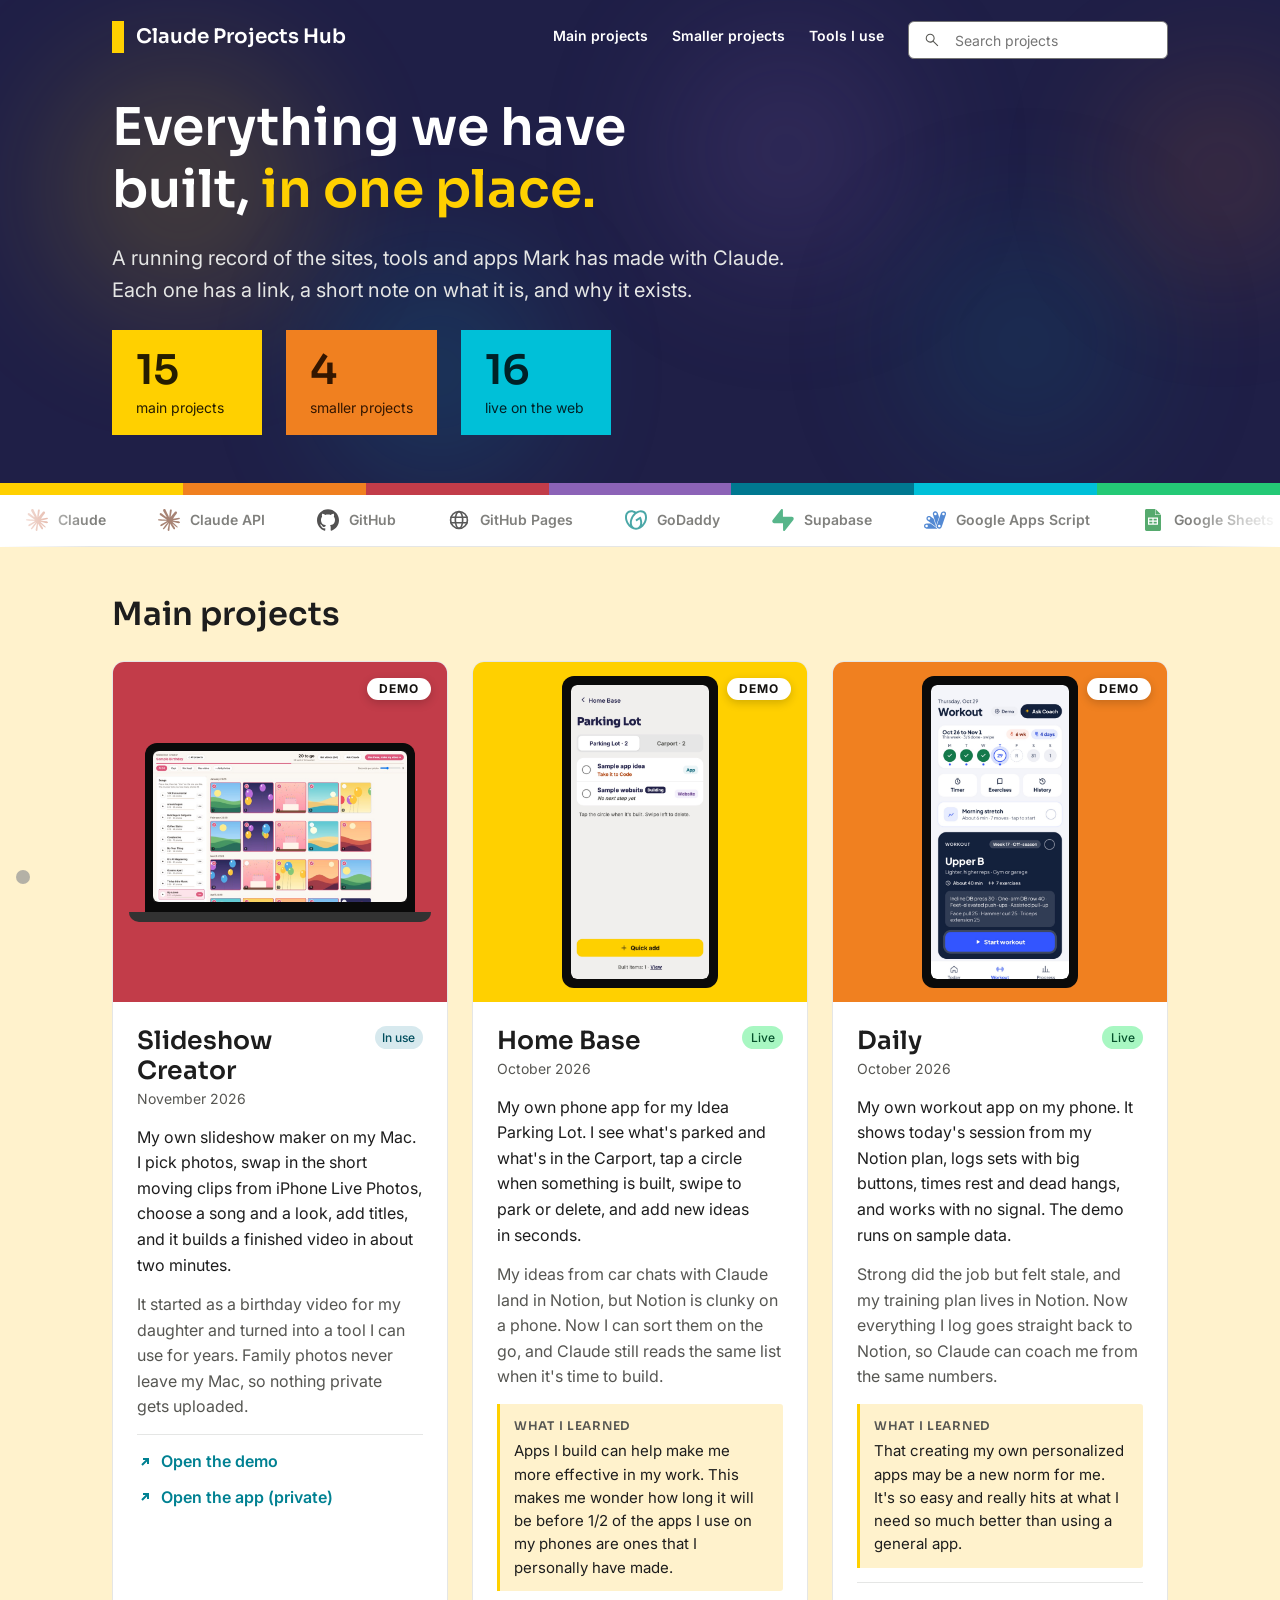
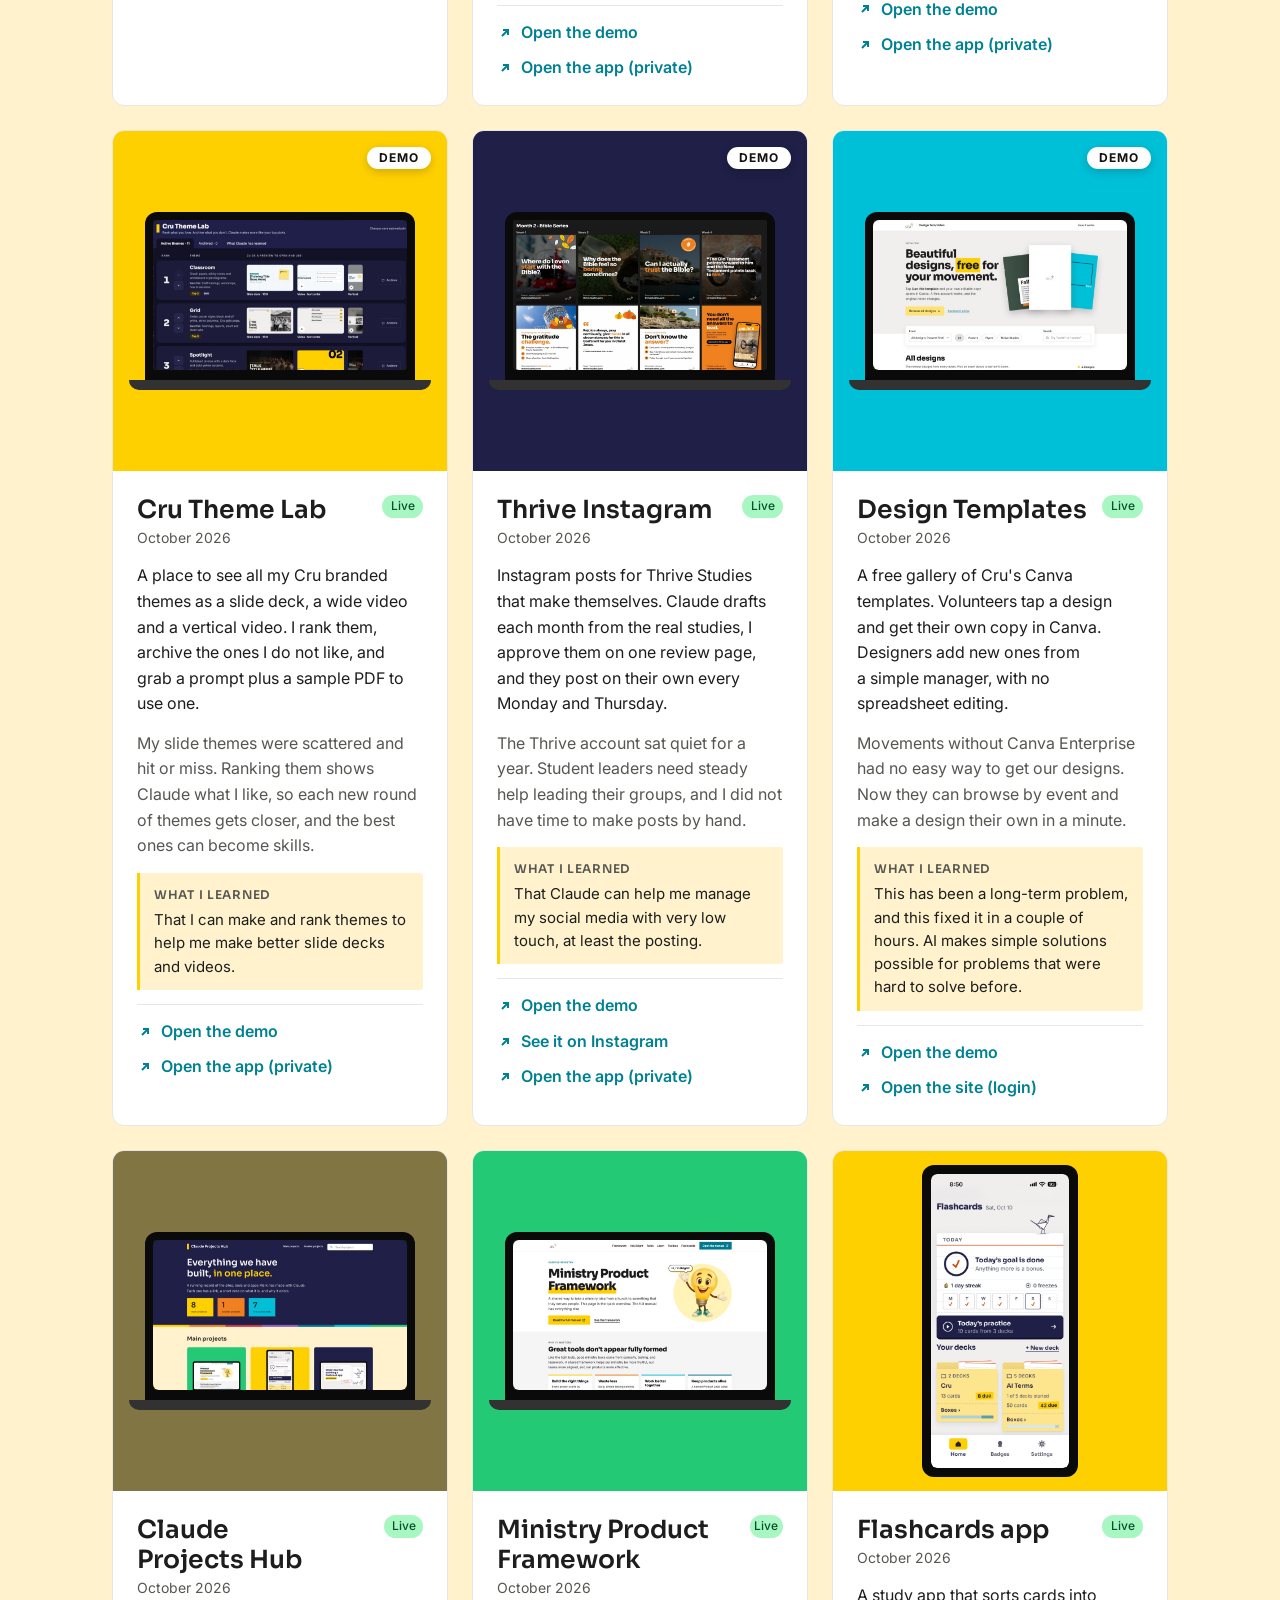
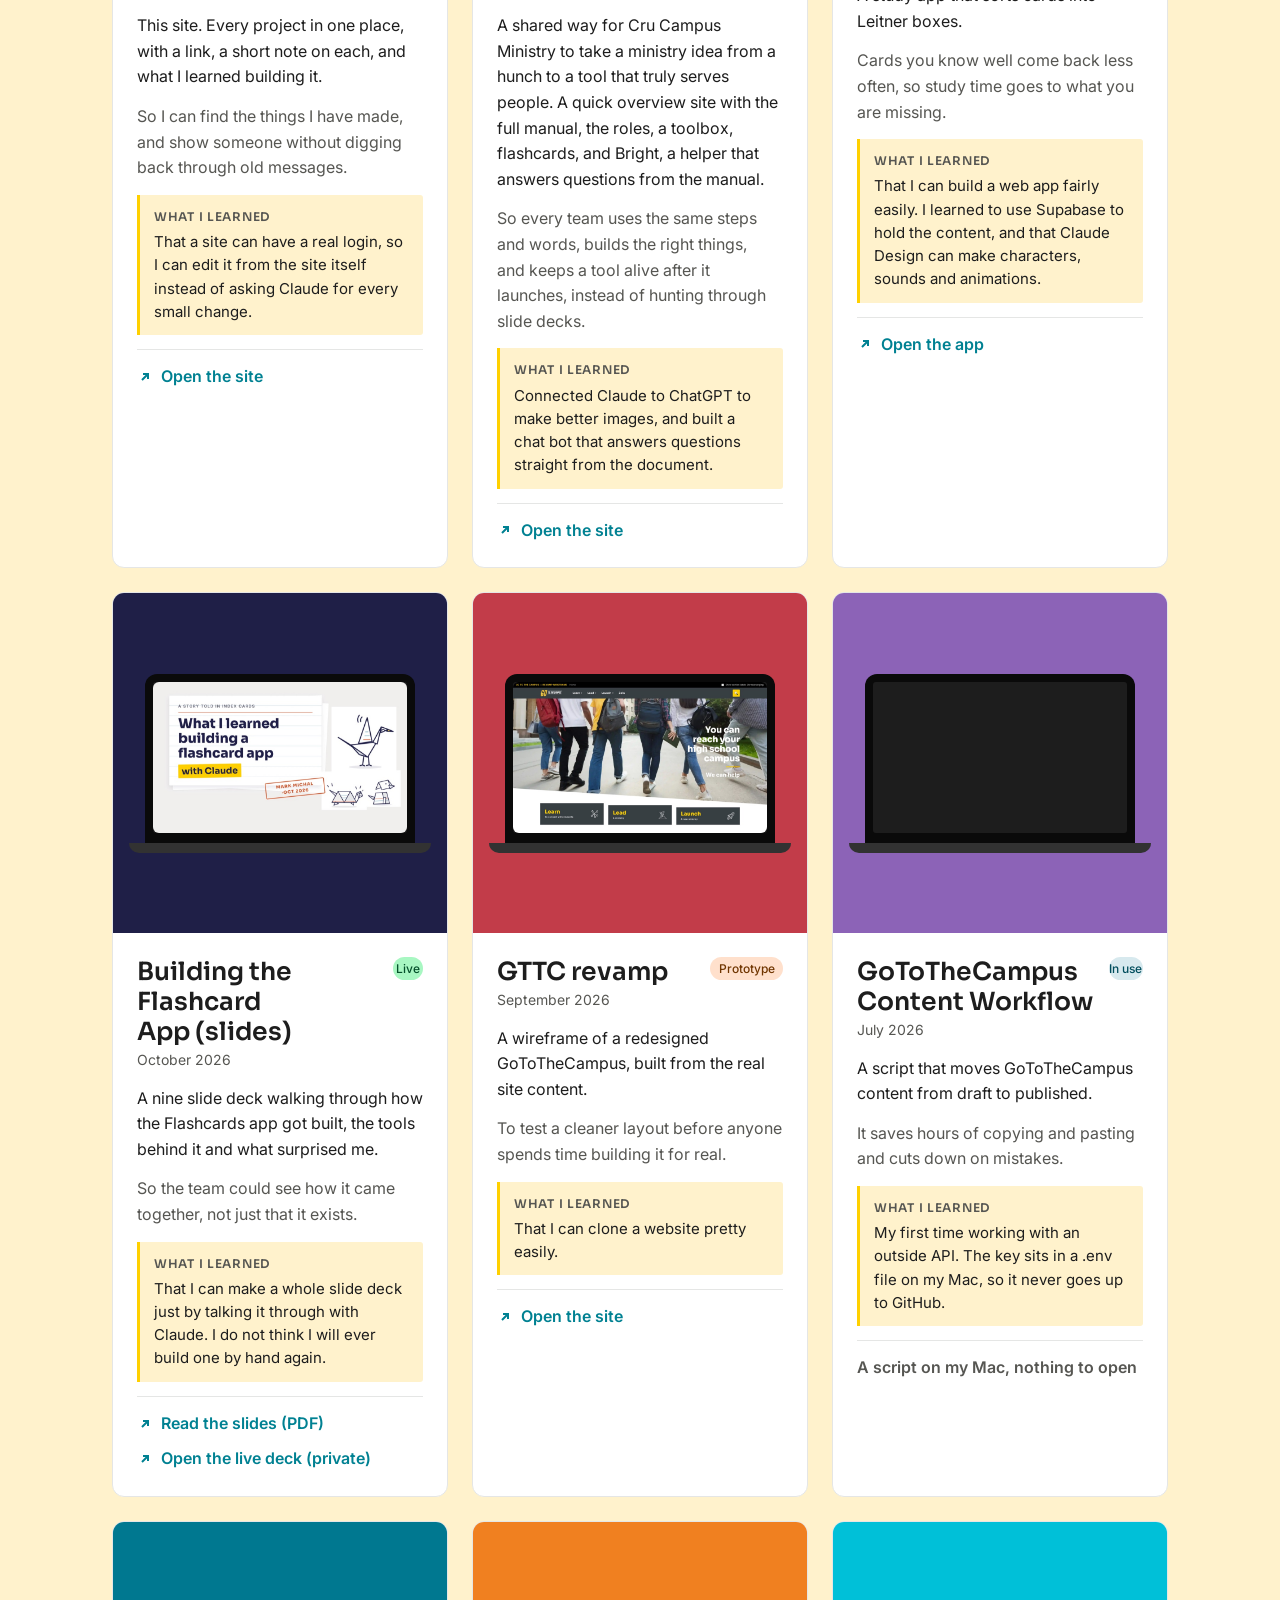
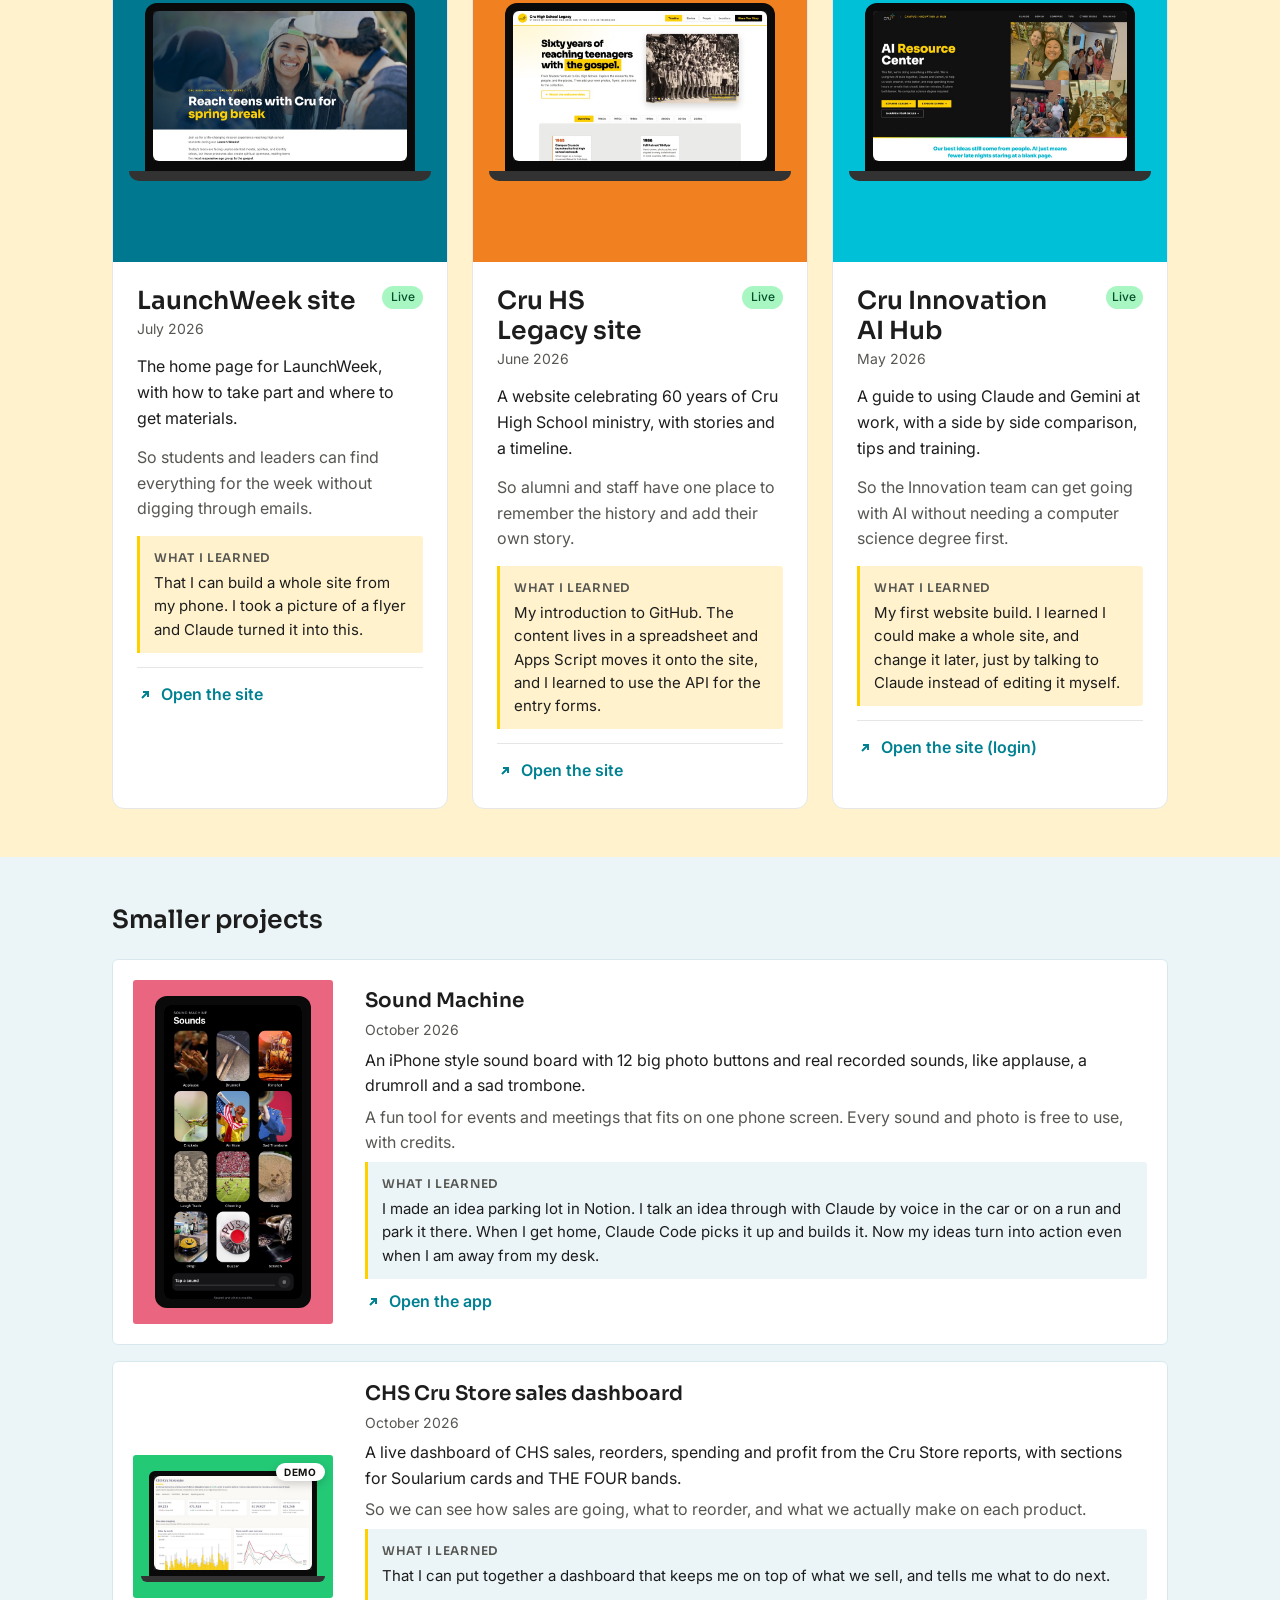
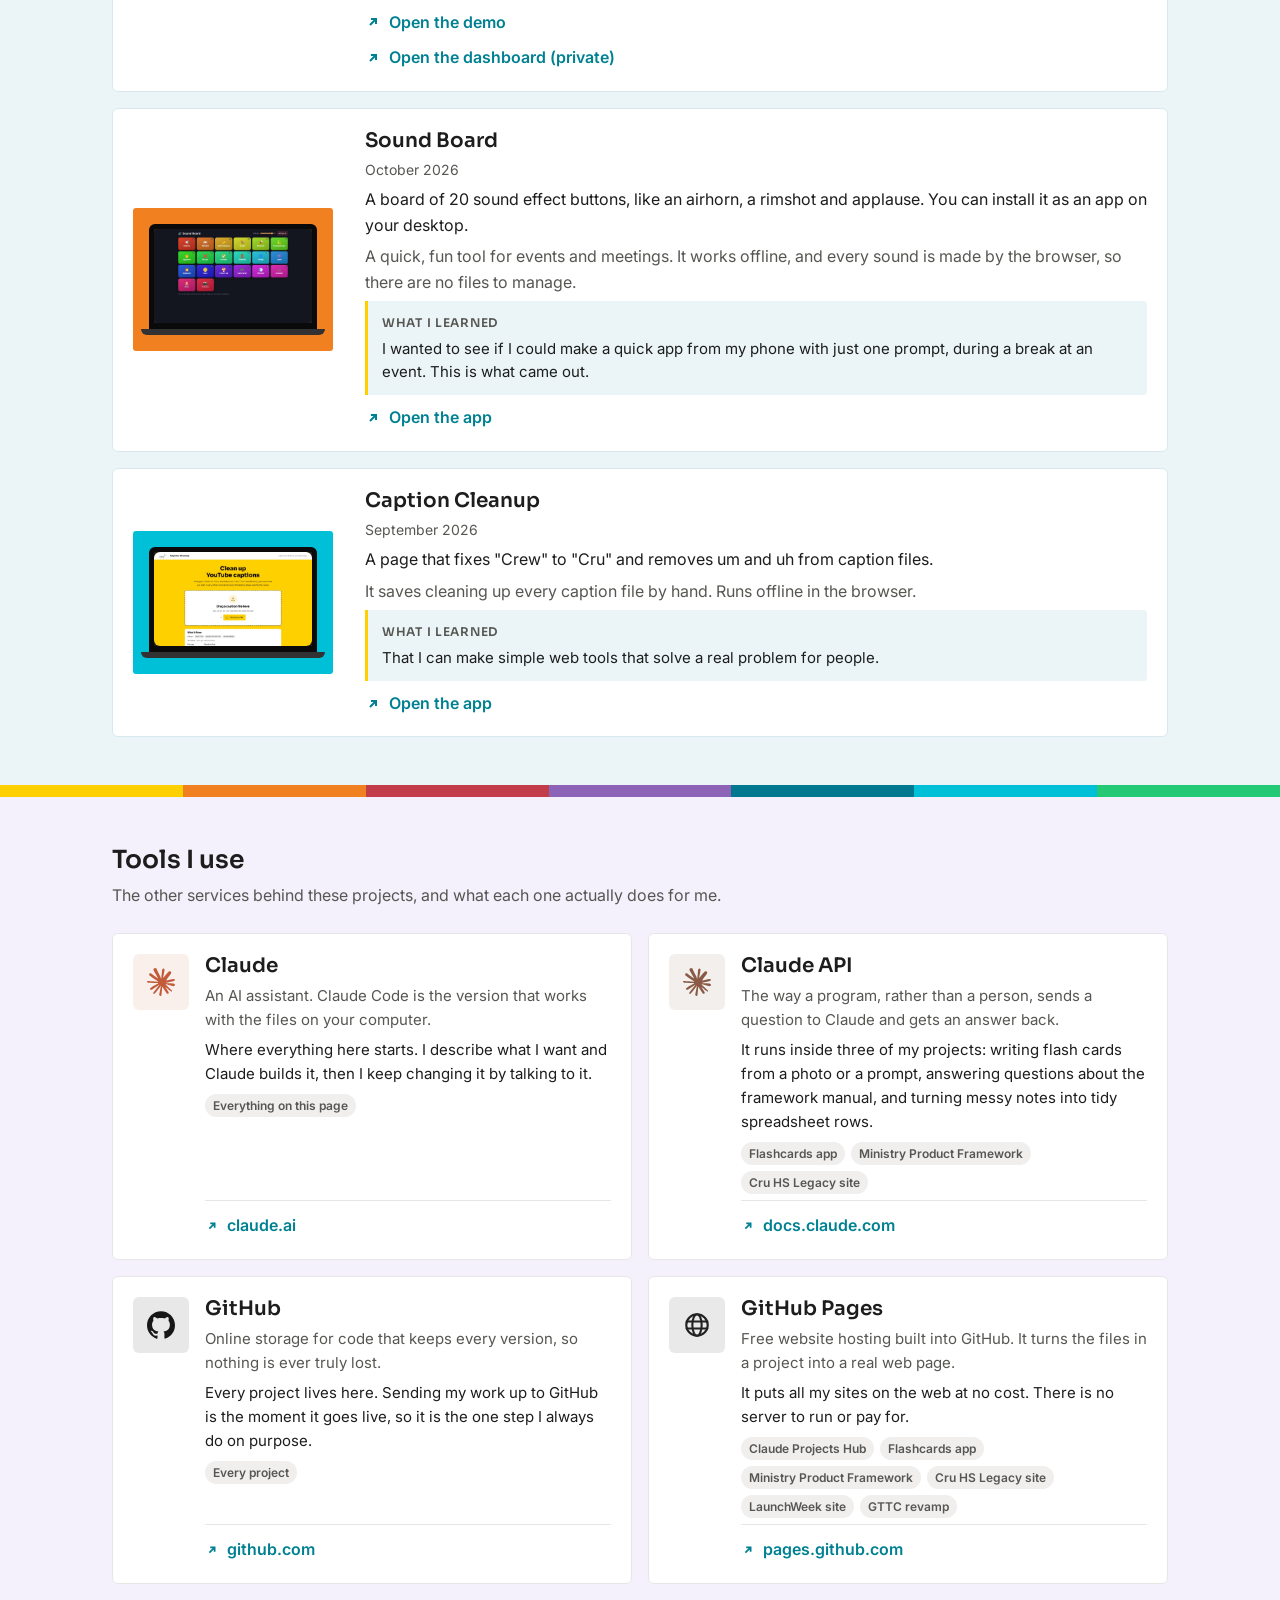
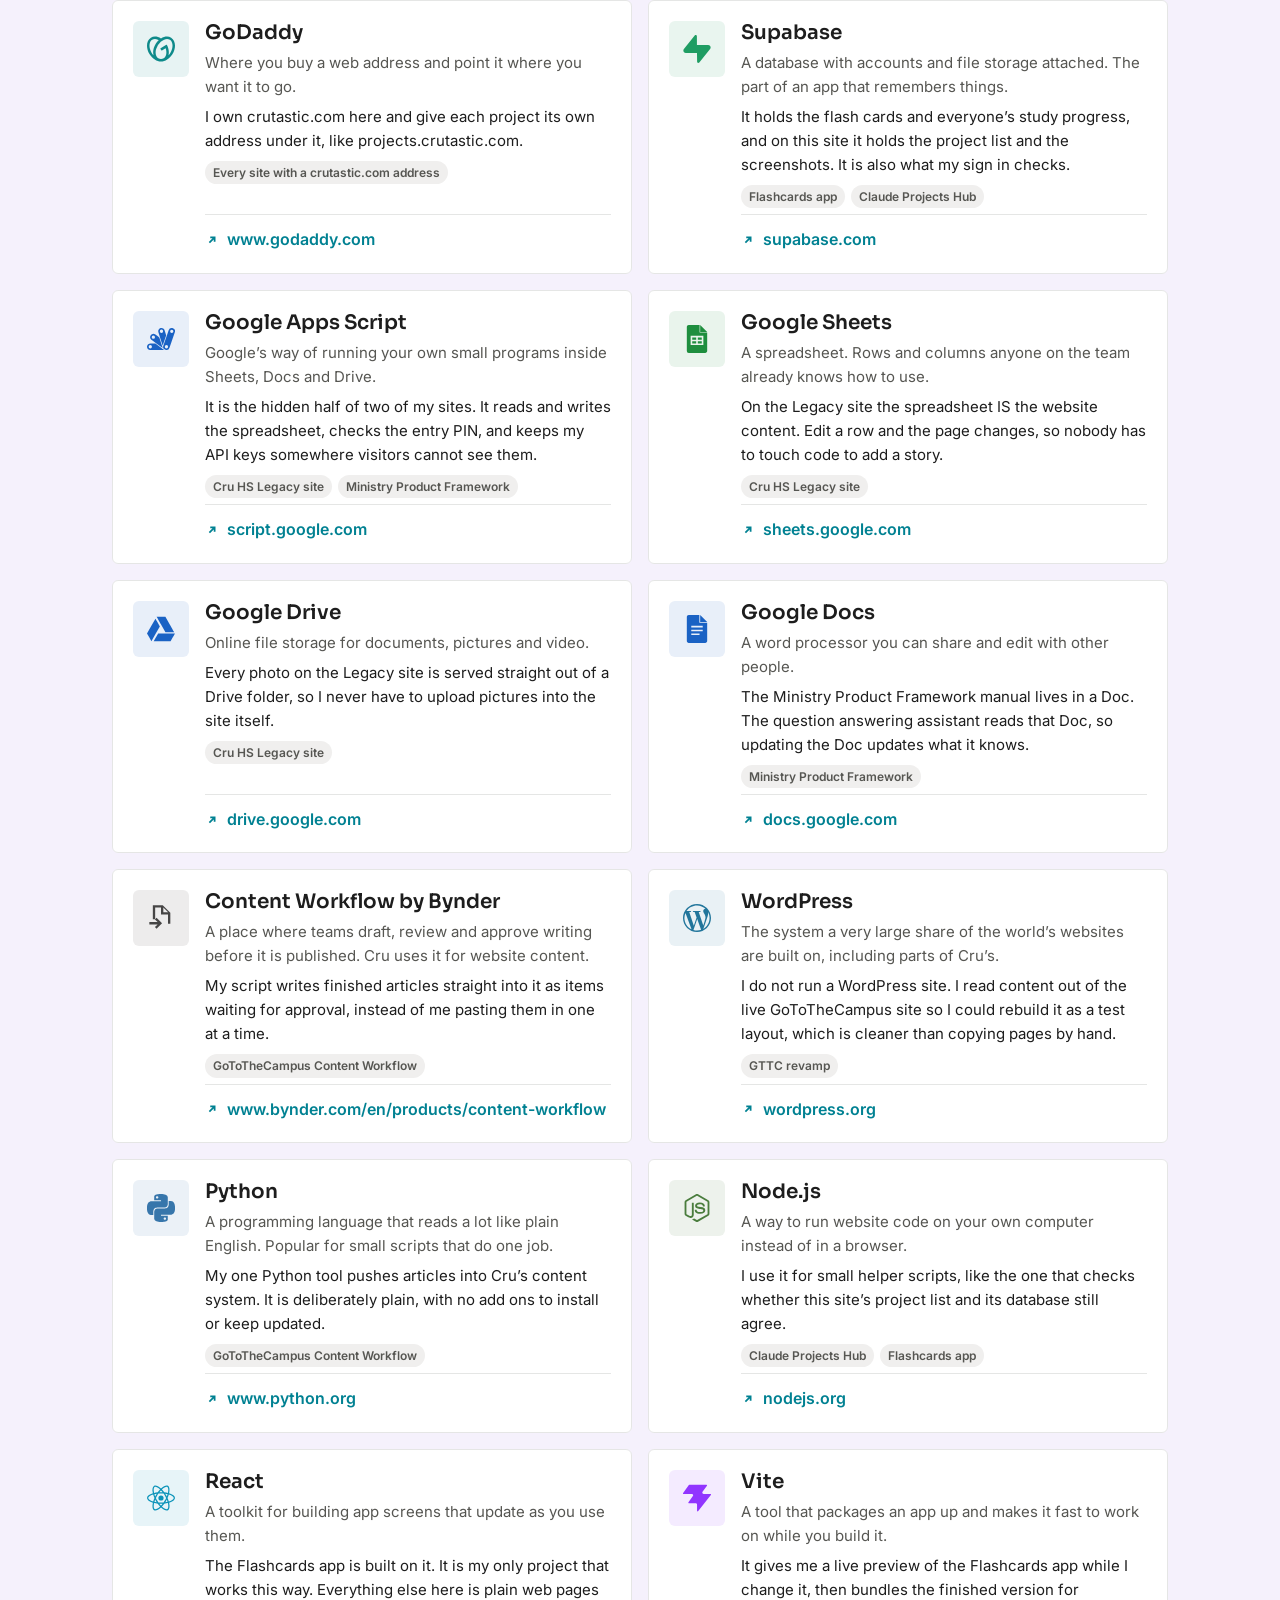
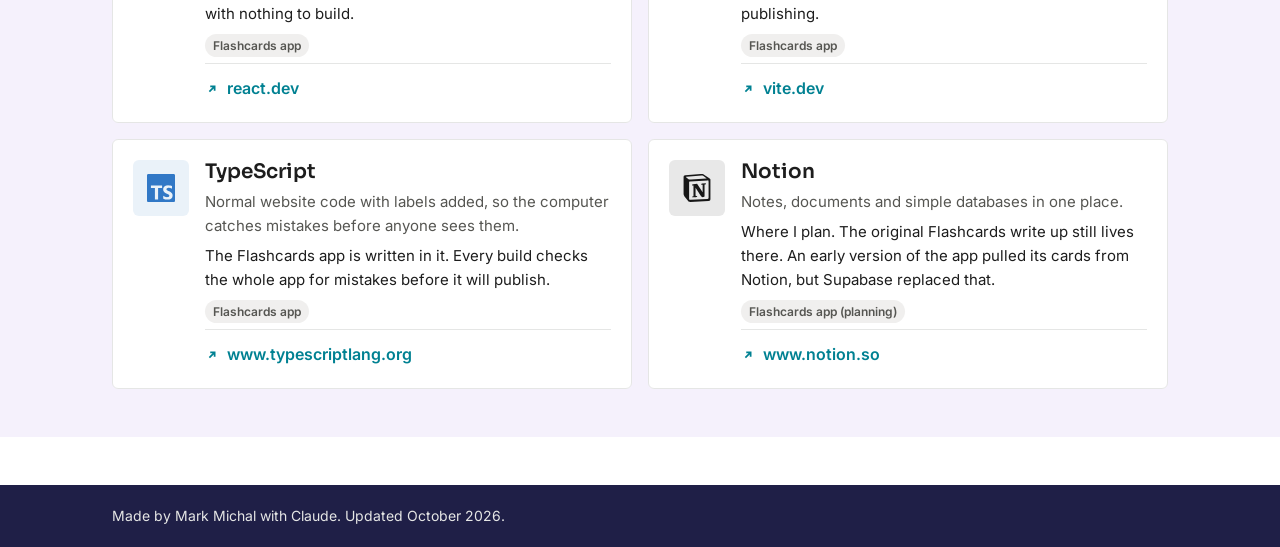
<file: index.html>
<!doctype html>
<html lang="en">
<head>
<meta charset="utf-8">
<meta name="viewport" content="width=device-width, initial-scale=1">
<title>Claude Projects Hub</title>
<meta name="description" content="Everything Mark Michal has built with Claude, in one place.">
<link rel="stylesheet" href="assets/fonts.css">
<link rel="stylesheet" href="cornerstone/bundle.css">
<link rel="stylesheet" href="styles.css">
<script src="cornerstone/bundle.js"></script>
</head>
<body>

<!-- Yellow bar, only visible once you sign in -->
<div id="editbar" class="editbar" hidden>
  <div class="wrap editbar-inner">
    <span class="editbar-text">Edit mode is on. Drop screenshots onto any screen and change the text.</span>
    <span class="editbar-actions">
      <span id="savestate" class="savestate" aria-live="polite"></span>
      <cs-button id="change-pass" variant="neutral" appearance="outlined" size="s">Change password</cs-button>
      <cs-button id="done-editing" variant="neutral" appearance="filled" size="s">Done editing</cs-button>
    </span>
  </div>
</div>

<!-- Navy top -->
<div class="navy">
  <!-- Slow drifting colour behind the headline. Decoration only, so it is
       hidden from screen readers and switched off for reduced motion. -->
  <div class="drift" aria-hidden="true">
    <span></span><span></span><span></span><span></span><span></span>
  </div>

  <header class="wrap topbar">
    <div class="brand">
      <span class="brand-tick" aria-hidden="true"></span>
      <span class="brand-name">Claude Projects Hub</span>
    </div>
    <div class="topbar-right">
      <nav aria-label="Sections" class="sections">
        <a href="#main">Main projects</a>
        <a href="#small">Smaller projects</a>
        <a href="#tools">Tools I use</a>
      </nav>
      <div class="searchbox">
        <cs-input id="search" type="search" size="s" placeholder="Search projects" with-clear>
          <span slot="label" class="sr">Search projects</span>
          <cs-icon slot="start" name="search"></cs-icon>
        </cs-input>
      </div>
    </div>
  </header>

  <section class="wrap hero">
    <h1>Everything we have built, <span class="hero-accent">in one place.</span></h1>
    <p class="hero-sub">A running record of the sites, tools and apps Mark has made with Claude. Each one has a link, a short note on what it is, and why it exists.</p>
    <div class="counts">
      <div class="count count-brand"><span class="count-num" id="count-main">0</span><span class="count-label">main projects</span></div>
      <div class="count count-warning"><span class="count-num" id="count-small">0</span><span class="count-label">smaller projects</span></div>
      <div class="count count-cyan"><span class="count-num" id="count-live">0</span><span class="count-label">live on the web</span></div>
    </div>
  </section>

  <div class="stripe" aria-hidden="true">
    <span></span><span></span><span></span><span></span><span></span><span></span><span></span>
  </div>
</div>

<!-- The tools, drifting past under the hero. Filled from tools.js by app.js. -->
<div class="ribbon" id="ribbon" hidden>
  <div class="ribbon-track" id="ribbon-track"></div>
</div>

<main>
  <div class="band band-main" id="band-main">
    <section id="main" class="wrap section">
      <h2 class="section-title">Main projects</h2>
      <div class="grid" id="main-grid"></div>
    </section>
  </div>

  <div class="band band-small" id="band-small">
    <section id="small" class="wrap section">
      <h2 class="section-title section-title-sm">Smaller projects</h2>
      <div class="rows" id="small-rows"></div>
    </section>
  </div>

  <div class="band band-tools" id="band-tools">
    <!-- The same Cru stripe as under the hero, reused here as a divider. The
         tools band sits right under the smaller projects band and the two pale
         backgrounds alone were not enough to tell them apart. -->
    <div class="stripe" aria-hidden="true">
      <span></span><span></span><span></span><span></span><span></span><span></span><span></span>
    </div>
    <section id="tools" class="wrap section">
      <h2 class="section-title section-title-sm">Tools I use</h2>
      <p class="section-note">The other services behind these projects, and what each one actually does for me.</p>
      <div class="tools" id="tools-grid"></div>
    </section>
  </div>

  <section class="wrap noresults" id="noresults" hidden>Nothing matches that search. Try a different word.</section>

  <section class="wrap edithelp" id="edithelp" hidden>
    <cs-callout variant="highlight">
      <div class="edithelp-inner">
        <strong>Adding a new project</strong>
        <span>Tell Claude Code "add this to the projects hub." It only needs a title, a link, what it is, why it exists, and whether it goes in main or smaller.</span>
      </div>
    </cs-callout>
  </section>
</main>

<div class="spacer"></div>

<footer class="footer">
  <div class="wrap footer-inner">
    <span>Made by Mark Michal with Claude. Updated October 2026.</span>
  </div>
</footer>

<!-- The quiet gray dot -->
<button type="button" id="owner-dot" class="owner-dot" aria-label="Owner sign in" aria-expanded="false"></button>

<div class="signin" id="signin" hidden>
  <div class="signin-fields">
    <cs-input id="signin-email" type="email" size="s" placeholder="Email" autocomplete="username">
      <span slot="label" class="sr">Email</span>
    </cs-input>
    <cs-input id="signin-pass" type="password" size="s" placeholder="Password" autocomplete="current-password">
      <span slot="label" class="sr">Password</span>
    </cs-input>
  </div>
  <div class="signin-buttons">
    <cs-button id="signin-go" variant="brand" appearance="filled" size="s">Sign in</cs-button>
    <cs-button id="signin-cancel" variant="neutral" appearance="outlined" size="s">Cancel</cs-button>
  </div>
  <span class="signin-msg" id="signin-msg" role="alert" hidden></span>
</div>

<!-- Set a password. Only appears when you arrive on a one-time reset link. -->
<div class="setpass" id="setpass" hidden>
  <div class="setpass-card" role="dialog" aria-modal="true" aria-labelledby="setpass-title">
    <h2 id="setpass-title">Set your password</h2>
    <p class="setpass-note">This password only unlocks editing this site. It is not your Cru password and not your Google password.</p>
    <cs-input id="pass1" type="password" size="s" label="New password" autocomplete="new-password"></cs-input>
    <cs-input id="pass2" type="password" size="s" label="Type it again" autocomplete="new-password"></cs-input>
    <div class="setpass-buttons">
      <cs-button id="pass-save" variant="brand" appearance="filled" size="s">Save password</cs-button>
    </div>
    <span class="setpass-msg" id="setpass-msg" role="alert" hidden></span>
  </div>
</div>

<script src="config.js"></script>
<script src="projects.js"></script>
<script src="links.js"></script>
<script src="tools.js"></script>
<script src="vendor/supabase.js"></script>
<script src="app.js"></script>
<script src="birds.js"></script>
</body>
</html>
</file>
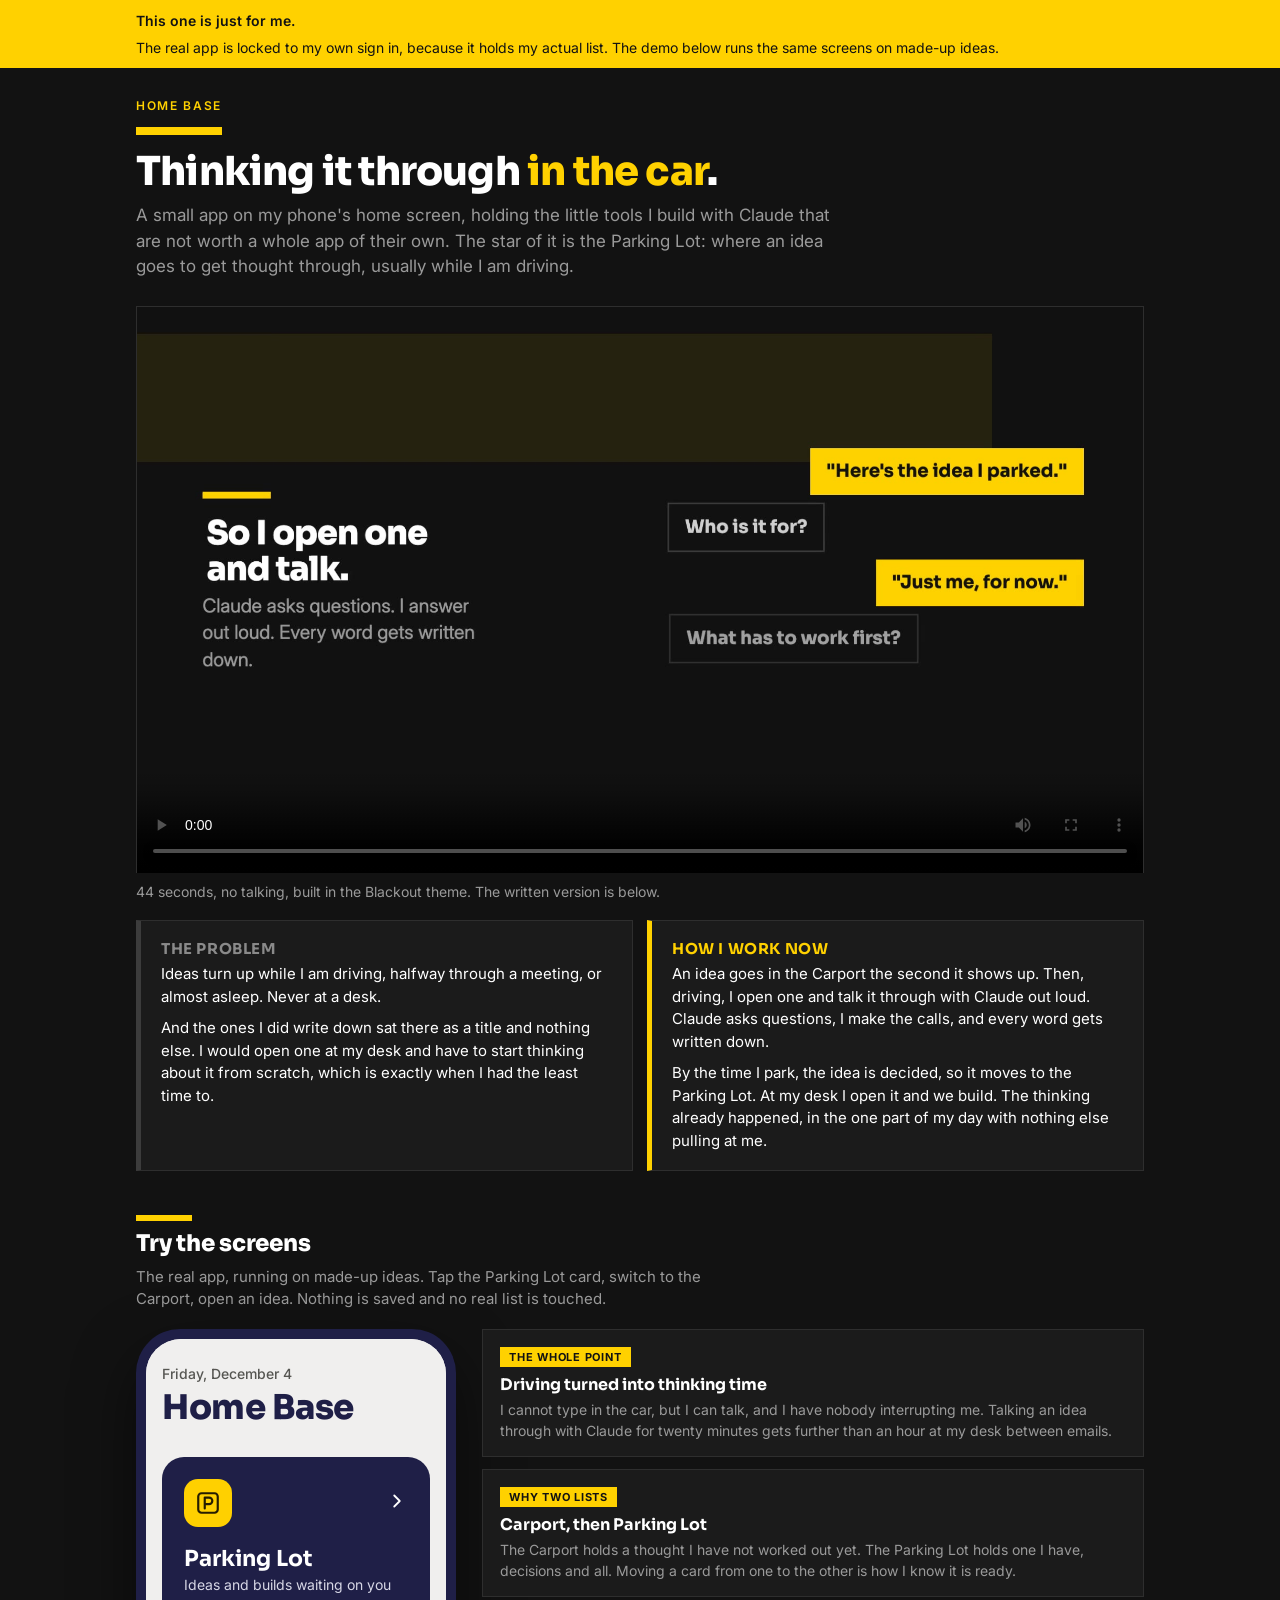
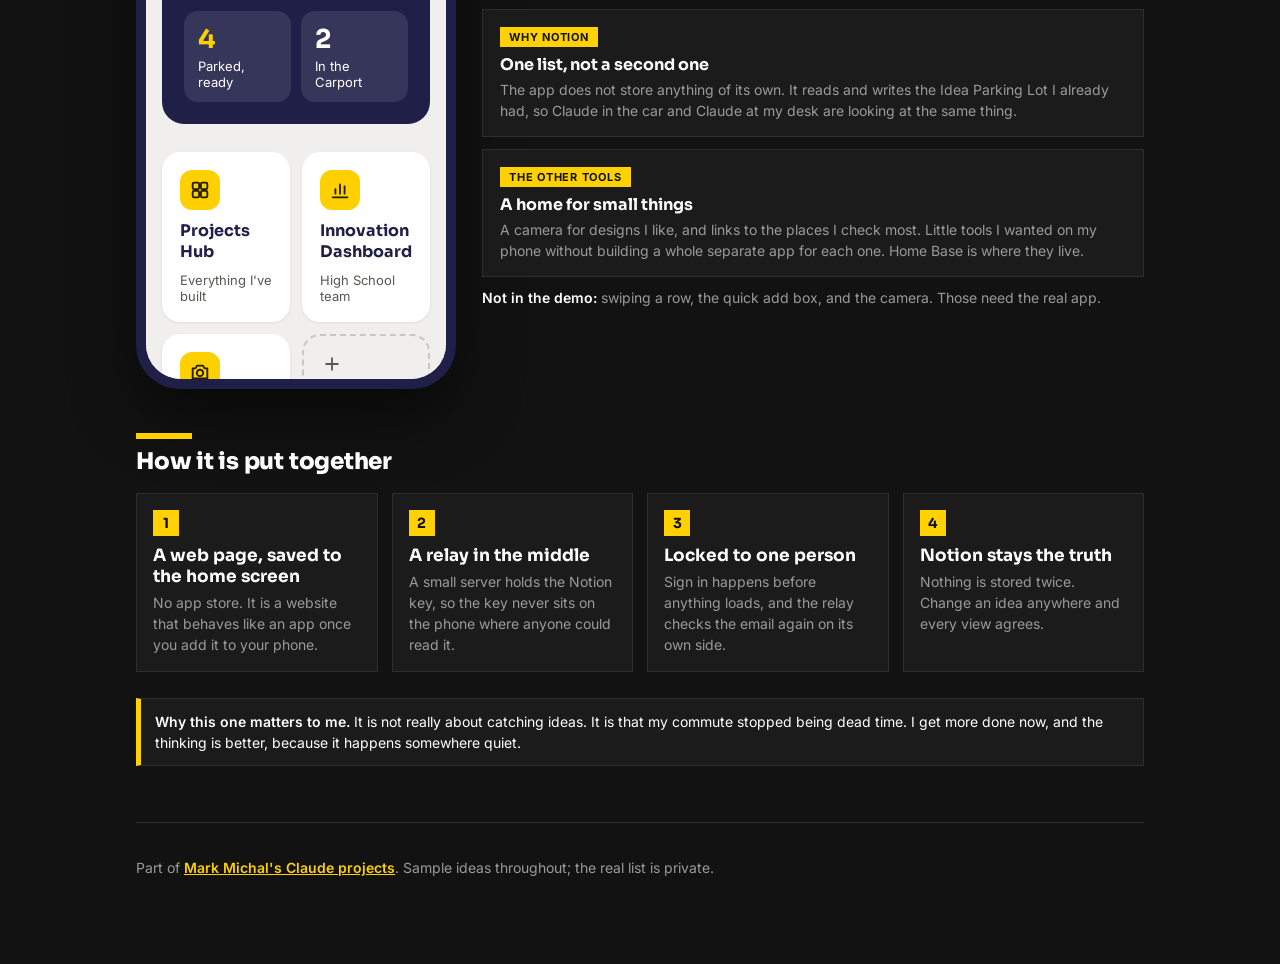
<file: homebase/index.html>
<!doctype html>
<html lang="en">
<head>
<meta charset="utf-8">
<meta name="viewport" content="width=device-width, initial-scale=1">
<title>Home Base: what it is</title>
<meta name="description" content="A phone app with one star tool: a Parking Lot for ideas I think through out loud while driving. A 34 second film, and a demo of the real screens with made-up ideas.">
<link rel="preconnect" href="https://fonts.googleapis.com">
<link rel="stylesheet" href="https://fonts.googleapis.com/css2?family=Sora:wght@600;700;800&family=Inter:wght@400;500;600;700&display=swap">
<link rel="stylesheet" href="../showcase.css">
<style>
/* Home Base wearing Blackout, one of Mark's thirteen Cru themes. Every colour
   here is an override of showcase.css's own variables, set on this page only,
   so the Theme Lab and store pages keep the light look they already had.

   Blackout, read off its own slides: near black and white as the two grounds,
   Cru yellow as the single accent, square brackets around a headline, a short
   thick rule above it, letterspaced uppercase kickers, hard edges and no
   rounded corners. Home Base's own navy stays on the app icon and inside the
   phone, so the product still looks like itself. */
:root {
  --bg: #121212; --surface: #1B1B1B; --fg: #FFFFFF; --muted: #9A9A9A; --line: #2E2E2E;
  --orange: #FFD100; --orange-ink: #FFD100;
  --hb-navy: #1F1F47; --hb-yellow: #FFD100;
}
body { background: var(--bg); }

/* Blackout squares off every corner the shared sheet rounds. */
.ba > div, .step, .panel, .film video, .hint { border-radius: 0; }

/* The bar that says what this page is: yellow on black, the theme's own
   loudest move. */
.sample-bar { background: var(--hb-yellow); color: #121212; }
.sample-bar a { color: #121212; }

.eyebrow { color: var(--hb-yellow); }
header h1 { margin-top: 14px; }
/* The short thick rule that sits above a Blackout headline. */
header h1::before { content: ""; display: block; width: 86px; height: 8px;
  background: var(--hb-yellow); margin-bottom: 16px; }
header h1 span { color: var(--hb-yellow); border-bottom: 0; }

h2 { position: relative; padding-top: 16px; }
h2::before { content: ""; position: absolute; top: 0; left: 0; width: 56px; height: 6px; background: var(--hb-yellow); }

/* The before and after pair, which the shared sheet tints red and green.
   Blackout has no third or fourth colour, so the difference is carried by
   the yellow edge instead. */
.ba .before { background: var(--surface); border-color: var(--line); border-left: 5px solid #3C3C3C; }
.ba .after  { background: var(--surface); border-color: var(--line); border-left: 5px solid var(--hb-yellow); }
.ba .before h3 { color: #8A8A8A; }
.ba .after h3 { color: var(--hb-yellow); }

.step-n { border-radius: 0; background: var(--hb-yellow); color: #121212; }
.hint { background: #1B1B1B; border: 1px solid var(--line); border-left: 5px solid var(--hb-yellow); }

.film video { box-shadow: none; border: 1px solid var(--line); }

.demo-wrap { display: grid; grid-template-columns: minmax(0, 320px) minmax(0, 1fr); gap: 26px; align-items: start; margin-top: 18px; }
@media (max-width: 720px) { .demo-wrap { grid-template-columns: 1fr; } }

/* A phone around the demo. The demo runs in a frame of its own so the app's
   stylesheet renders it exactly as the real app does, with no chance of its
   rules leaking into this page. */
.phone { width: 320px; max-width: 100%; aspect-ratio: 320 / 660; background: var(--hb-navy);
  border-radius: 44px; padding: 10px; box-shadow: 0 26px 60px rgba(0,0,0,.5); }
.phone iframe { width: 100%; height: 100%; border: 0; border-radius: 35px; display: block; background: #f0efee; }

.tryline { font-size: 14px; color: var(--muted); margin: 10px 0 0; }
.tryline b { color: var(--fg); font-weight: 600; }

.pts { display: flex; flex-direction: column; gap: 12px; }
.pt { background: var(--surface); border: 1px solid var(--line); padding: 15px 17px; }
.pt h3 { margin: 0 0 4px; font-size: 16px; }
.pt p { margin: 0; font-size: 14px; color: var(--muted); }
.pt .tag { display: inline-block; font: 700 11px var(--body); letter-spacing: .07em; text-transform: uppercase;
  background: var(--hb-yellow); color: #121212; padding: 3px 9px; margin-bottom: 7px; }
</style>
</head>
<body>

<div class="sample-bar"><div>
  <b>This one is just for me.</b>
  <span>The real app is locked to my own sign in, because it holds my actual list. The demo below runs the same screens on made-up ideas.</span>
</div></div>

<div class="wrap">

<header>
  <p class="eyebrow">Home Base</p>
  <h1>Thinking it through <span>in the car</span>.</h1>
  <p class="lede">A small app on my phone's home screen, holding the little tools I build with Claude that are not worth a whole app of their own. The star of it is the Parking Lot: where an idea goes to get thought through, usually while I am driving.</p>
</header>

<div class="film">
  <video controls preload="metadata" poster="poster.jpg" playsinline>
    <source src="why.mp4" type="video/mp4">
    Your browser cannot play this video.
  </video>
  <p class="film-note">44 seconds, no talking, built in the Blackout theme. The written version is below.</p>
</div>

<div class="ba">
  <div class="before">
    <h3>The problem</h3>
    <p>Ideas turn up while I am driving, halfway through a meeting, or almost asleep. Never at a desk.</p>
    <p>And the ones I did write down sat there as a title and nothing else. I would open one at my desk and have to start thinking about it from scratch, which is exactly when I had the least time to.</p>
  </div>
  <div class="after">
    <h3>How I work now</h3>
    <p>An idea goes in the Carport the second it shows up. Then, driving, I open one and talk it through with Claude out loud. Claude asks questions, I make the calls, and every word gets written down.</p>
    <p>By the time I park, the idea is decided, so it moves to the Parking Lot. At my desk I open it and we build. The thinking already happened, in the one part of my day with nothing else pulling at me.</p>
  </div>
</div>

<h2>Try the screens</h2>
<p>The real app, running on made-up ideas. Tap the Parking Lot card, switch to the Carport, open an idea. Nothing is saved and no real list is touched.</p>

<div class="demo-wrap">
  <div class="phone">
    <iframe src="demo.html" title="A demo of Home Base with sample ideas" loading="lazy"></iframe>
  </div>
  <div>
    <div class="pts">
      <div class="pt"><span class="tag">The whole point</span>
        <h3>Driving turned into thinking time</h3>
        <p>I cannot type in the car, but I can talk, and I have nobody interrupting me. Talking an idea through with Claude for twenty minutes gets further than an hour at my desk between emails.</p></div>
      <div class="pt"><span class="tag">Why two lists</span>
        <h3>Carport, then Parking Lot</h3>
        <p>The Carport holds a thought I have not worked out yet. The Parking Lot holds one I have, decisions and all. Moving a card from one to the other is how I know it is ready.</p></div>
      <div class="pt"><span class="tag">Why Notion</span>
        <h3>One list, not a second one</h3>
        <p>The app does not store anything of its own. It reads and writes the Idea Parking Lot I already had, so Claude in the car and Claude at my desk are looking at the same thing.</p></div>
      <div class="pt"><span class="tag">The other tools</span>
        <h3>A home for small things</h3>
        <p>A camera for designs I like, and links to the places I check most. Little tools I wanted on my phone without building a whole separate app for each one. Home Base is where they live.</p></div>
    </div>
    <p class="tryline"><b>Not in the demo:</b> swiping a row, the quick add box, and the camera. Those need the real app.</p>
  </div>
</div>

<h2>How it is put together</h2>
<div class="steps">
  <div class="step"><span class="step-n">1</span><h3>A web page, saved to the home screen</h3><p>No app store. It is a website that behaves like an app once you add it to your phone.</p></div>
  <div class="step"><span class="step-n">2</span><h3>A relay in the middle</h3><p>A small server holds the Notion key, so the key never sits on the phone where anyone could read it.</p></div>
  <div class="step"><span class="step-n">3</span><h3>Locked to one person</h3><p>Sign in happens before anything loads, and the relay checks the email again on its own side.</p></div>
  <div class="step"><span class="step-n">4</span><h3>Notion stays the truth</h3><p>Nothing is stored twice. Change an idea anywhere and every view agrees.</p></div>
</div>

<div class="hint">
  <div><b>Why this one matters to me.</b> It is not really about catching ideas. It is that my commute stopped being dead time. I get more done now, and the thinking is better, because it happens somewhere quiet.</div>
</div>

<footer>
  <p>Part of <a href="../">Mark Michal's Claude projects</a>. Sample ideas throughout; the real list is private.</p>
</footer>

</div>
</body>
</html>
</file>
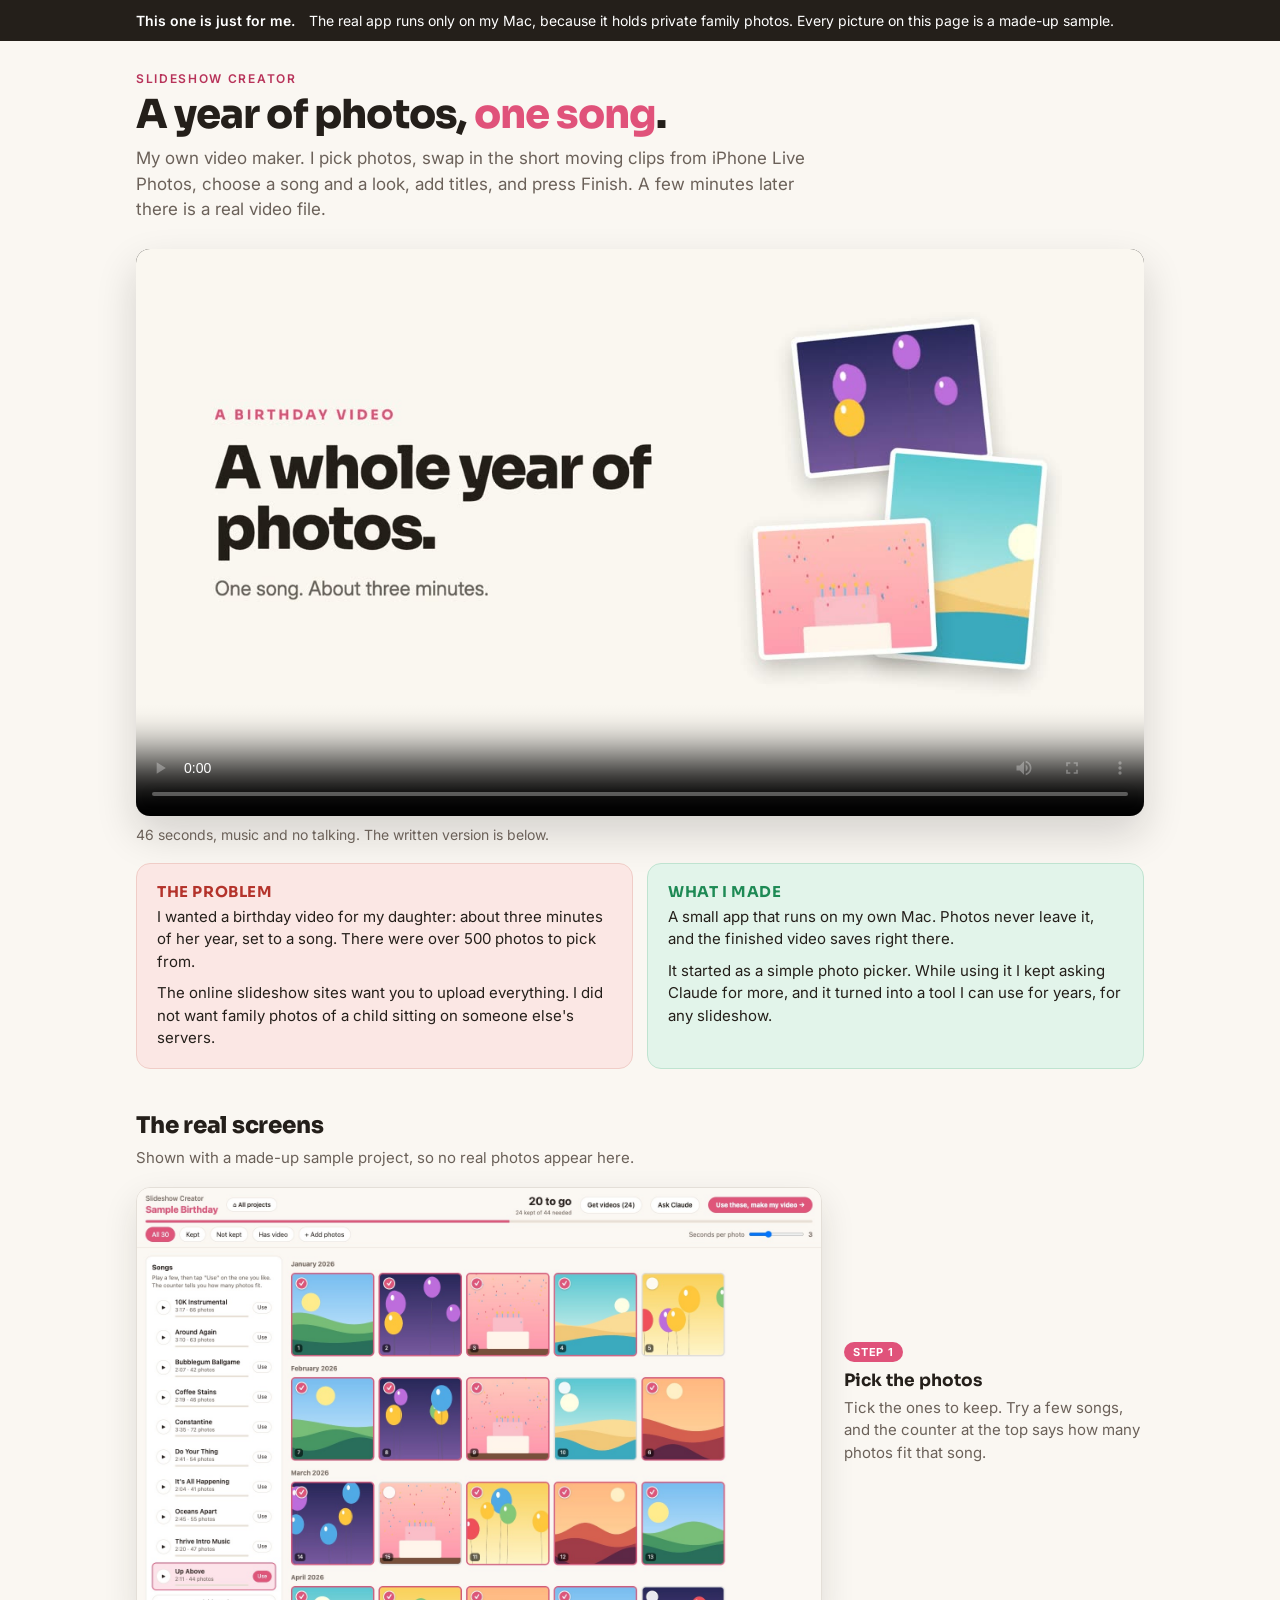
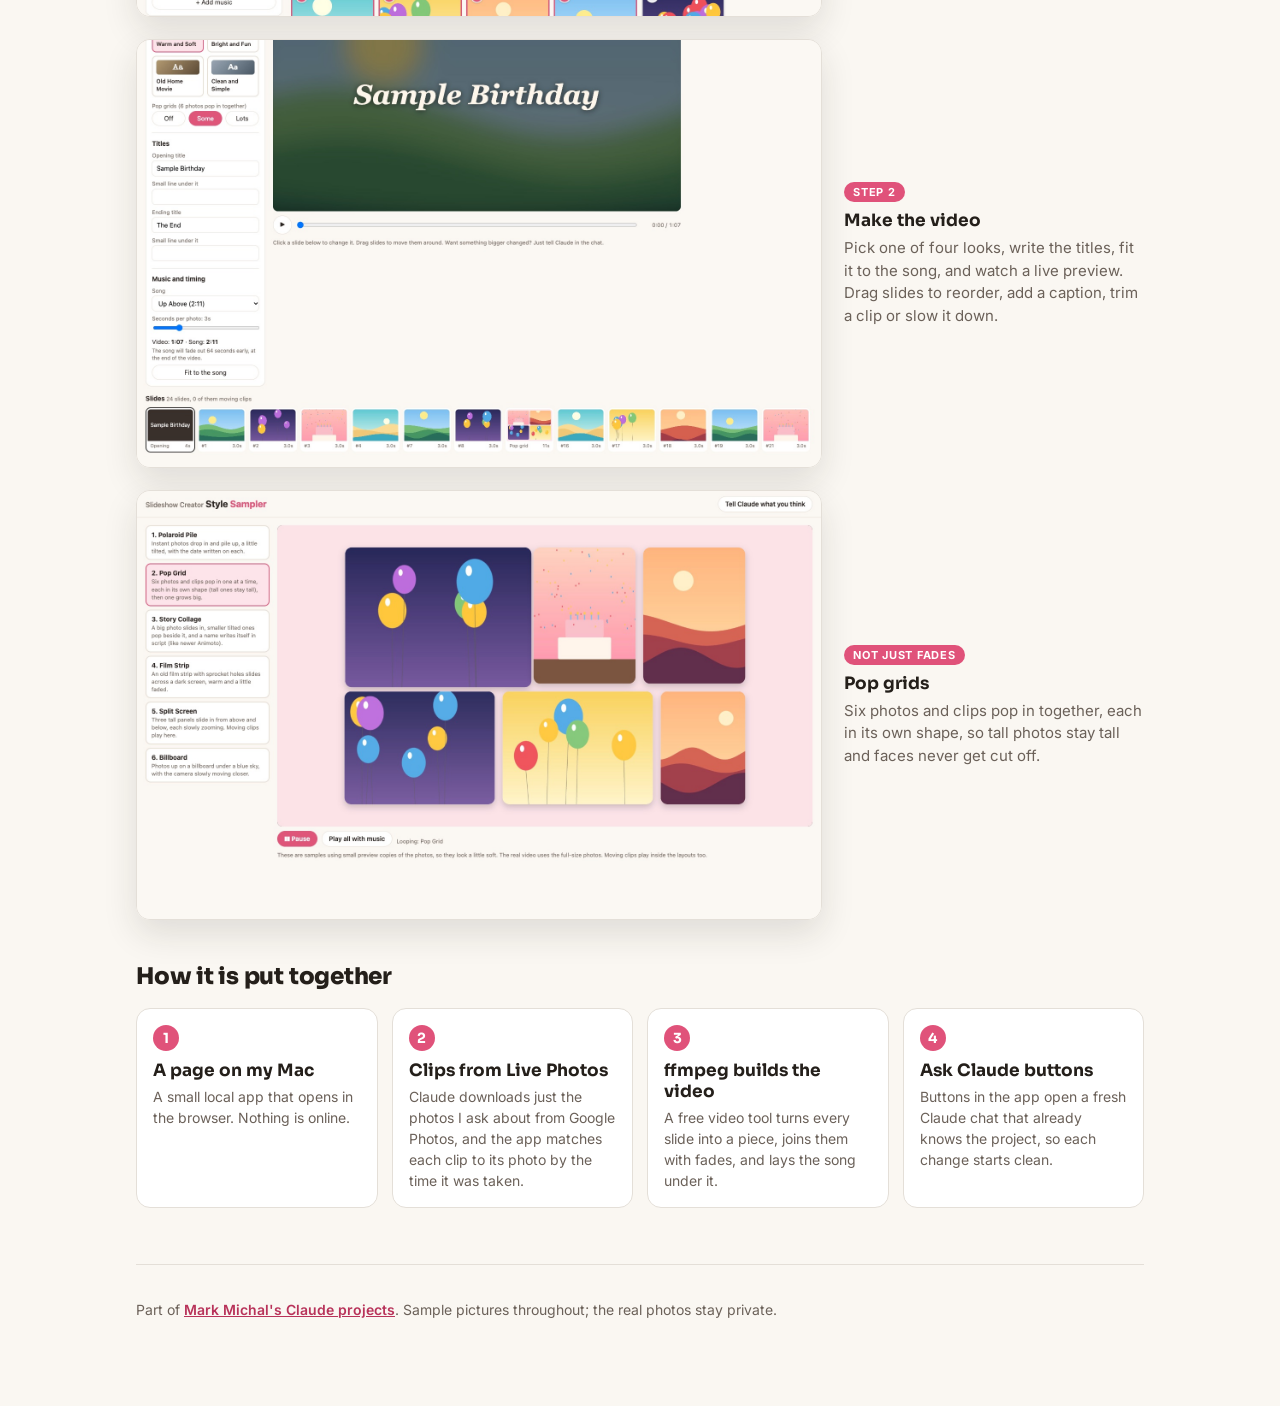
<file: slideshow/index.html>
<!doctype html>
<html lang="en">
<head>
<meta charset="utf-8">
<meta name="viewport" content="width=device-width, initial-scale=1">
<title>Slideshow Creator: what it is</title>
<meta name="description" content="My own slideshow video maker, built with Claude. It runs only on my Mac so family photos stay private. A 46 second film and the real screens, shown with made-up sample pictures.">
<link rel="preconnect" href="https://fonts.googleapis.com">
<link rel="stylesheet" href="https://fonts.googleapis.com/css2?family=Sora:wght@600;700;800&family=Inter:wght@400;500;600;700&display=swap">
<link rel="stylesheet" href="../showcase.css">
<style>
/* The app's own look: cream paper, warm ink and its pink accent. */
:root { --bg: #FAF7F2; --fg: #241F1A; --muted: #6B6159; --orange: #E0527A; --orange-ink: #B8335A; }
.sample-bar { background: #241F1A; }
.sample-bar a { color: #FFB3C7; }
.step-n { background: #E0527A; color: #fff; }
.hint { background: #FDECF1; border-color: #F5CAD6; border-left-color: #E0527A; }

.screens { display: grid; gap: 22px; margin-top: 18px; }
.screen { display: grid; grid-template-columns: minmax(0, 1fr) minmax(0, 300px); gap: 22px; align-items: center; }
@media (max-width: 760px) { .screen { grid-template-columns: 1fr; } }
.screen img { width: 100%; display: block; border-radius: 14px; border: 1px solid var(--line); box-shadow: 0 14px 34px rgba(36,31,26,.12); }
.screen h3 { margin-bottom: 6px; }
.screen p { margin: 0; color: var(--muted); font-size: 15px; }
.tag { display: inline-block; font: 700 11px var(--body); letter-spacing: .07em; text-transform: uppercase;
  background: #E0527A; color: #fff; padding: 3px 9px; border-radius: 999px; margin-bottom: 8px; }
</style>
</head>
<body>

<div class="sample-bar"><div>
  <b>This one is just for me.</b>
  <span>The real app runs only on my Mac, because it holds private family photos. Every picture on this page is a made-up sample.</span>
</div></div>

<div class="wrap">

<header>
  <p class="eyebrow">Slideshow Creator</p>
  <h1>A year of photos, <span>one song</span>.</h1>
  <p class="lede">My own video maker. I pick photos, swap in the short moving clips from iPhone Live Photos, choose a song and a look, add titles, and press Finish. A few minutes later there is a real video file.</p>
</header>

<div class="film">
  <video controls preload="metadata" poster="poster.jpg" playsinline>
    <source src="why.mp4" type="video/mp4">
    Your browser cannot play this video.
  </video>
  <p class="film-note">46 seconds, music and no talking. The written version is below.</p>
</div>

<div class="ba">
  <div class="before">
    <h3>The problem</h3>
    <p>I wanted a birthday video for my daughter: about three minutes of her year, set to a song. There were over 500 photos to pick from.</p>
    <p>The online slideshow sites want you to upload everything. I did not want family photos of a child sitting on someone else's servers.</p>
  </div>
  <div class="after">
    <h3>What I made</h3>
    <p>A small app that runs on my own Mac. Photos never leave it, and the finished video saves right there.</p>
    <p>It started as a simple photo picker. While using it I kept asking Claude for more, and it turned into a tool I can use for years, for any slideshow.</p>
  </div>
</div>

<h2>The real screens</h2>
<p>Shown with a made-up sample project, so no real photos appear here.</p>

<div class="screens">
  <div class="screen">
    <img src="picker.jpg" alt="The picker: sample photos grouped by month, some ticked, with a list of songs on the left" loading="lazy">
    <div><span class="tag">Step 1</span><h3>Pick the photos</h3><p>Tick the ones to keep. Try a few songs, and the counter at the top says how many photos fit that song.</p></div>
  </div>
  <div class="screen">
    <img src="editor2.jpg" alt="The video maker: looks, titles, music settings, a preview and a row of slides" loading="lazy">
    <div><span class="tag">Step 2</span><h3>Make the video</h3><p>Pick one of four looks, write the titles, fit it to the song, and watch a live preview. Drag slides to reorder, add a caption, trim a clip or slow it down.</p></div>
  </div>
  <div class="screen">
    <img src="popgrid.jpg" alt="The Pop Grid style: six sample photos arranged together, tall ones kept tall" loading="lazy">
    <div><span class="tag">Not just fades</span><h3>Pop grids</h3><p>Six photos and clips pop in together, each in its own shape, so tall photos stay tall and faces never get cut off.</p></div>
  </div>
</div>

<h2>How it is put together</h2>
<div class="steps">
  <div class="step"><span class="step-n">1</span><h3>A page on my Mac</h3><p>A small local app that opens in the browser. Nothing is online.</p></div>
  <div class="step"><span class="step-n">2</span><h3>Clips from Live Photos</h3><p>Claude downloads just the photos I ask about from Google Photos, and the app matches each clip to its photo by the time it was taken.</p></div>
  <div class="step"><span class="step-n">3</span><h3>ffmpeg builds the video</h3><p>A free video tool turns every slide into a piece, joins them with fades, and lays the song under it.</p></div>
  <div class="step"><span class="step-n">4</span><h3>Ask Claude buttons</h3><p>Buttons in the app open a fresh Claude chat that already knows the project, so each change starts clean.</p></div>
</div>

<footer>
  <p>Part of <a href="../">Mark Michal's Claude projects</a>. Sample pictures throughout; the real photos stay private.</p>
</footer>

</div>
</body>
</html>
</file>
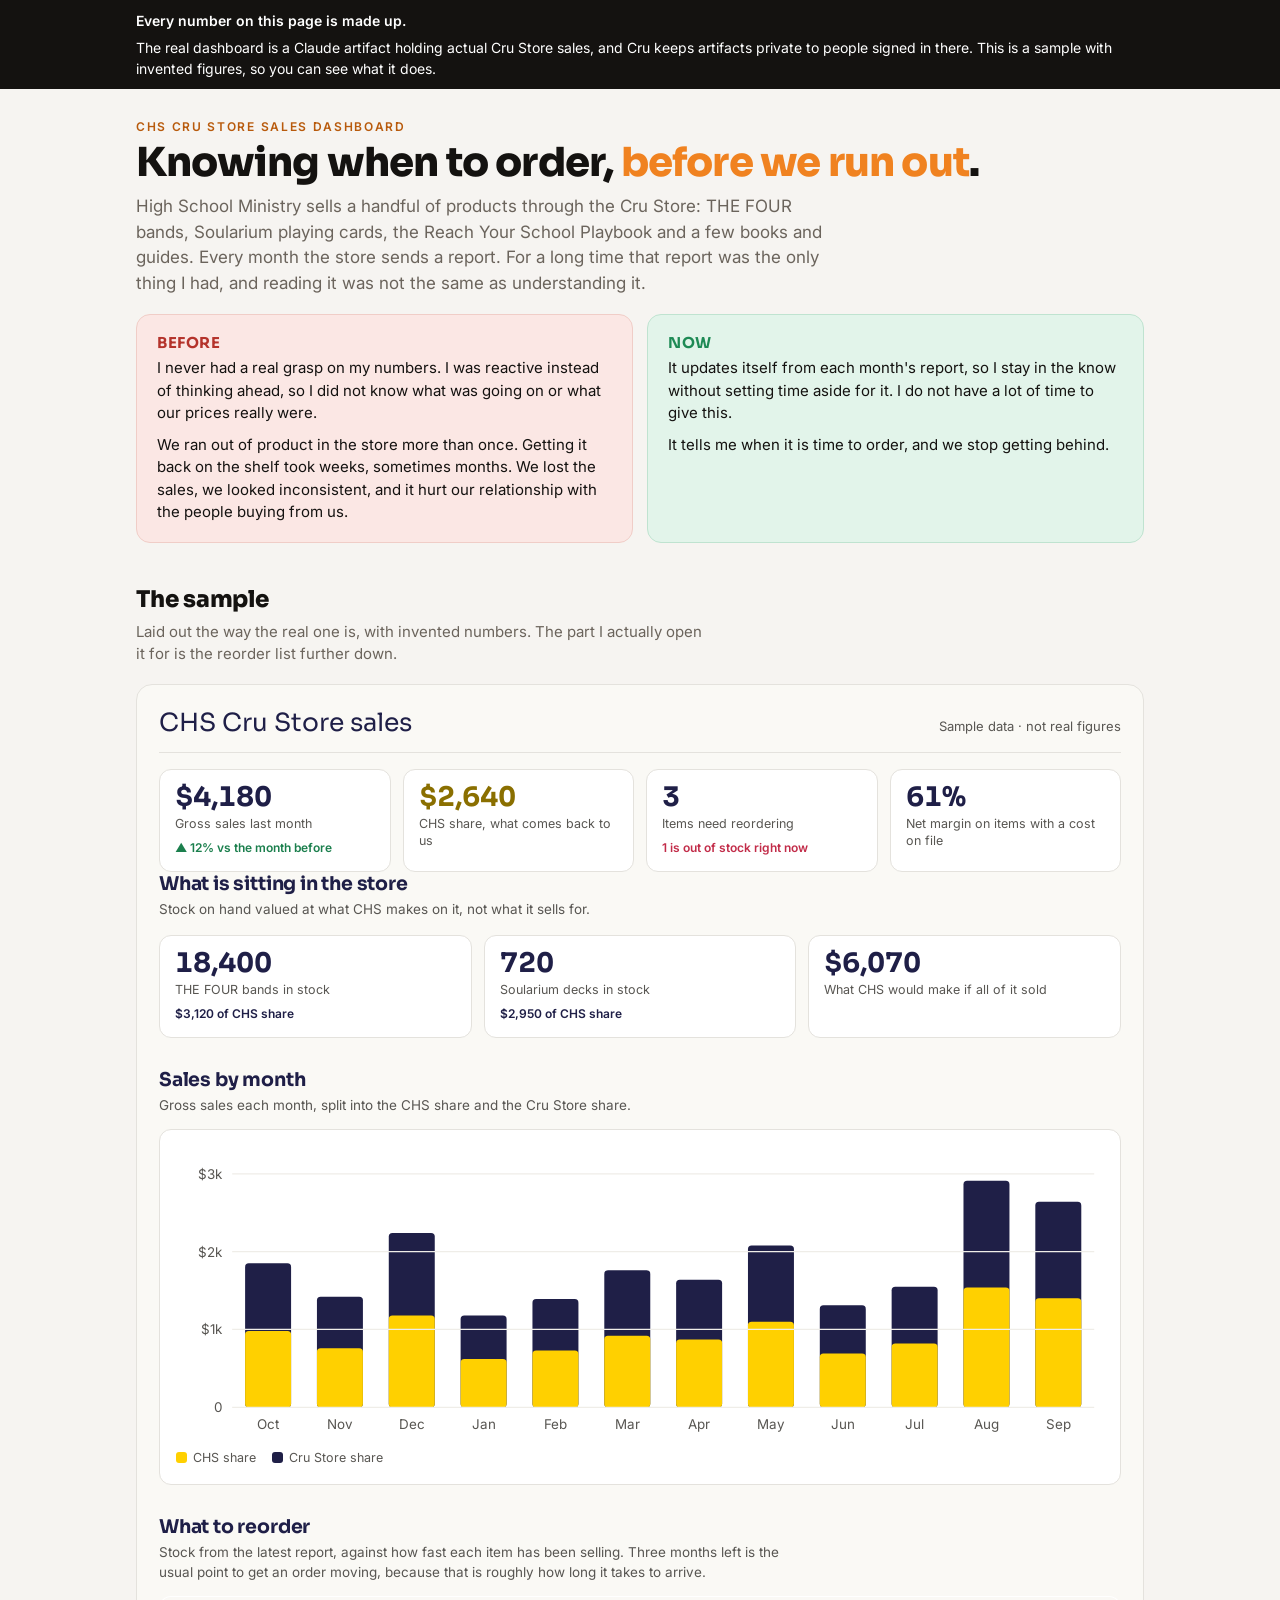
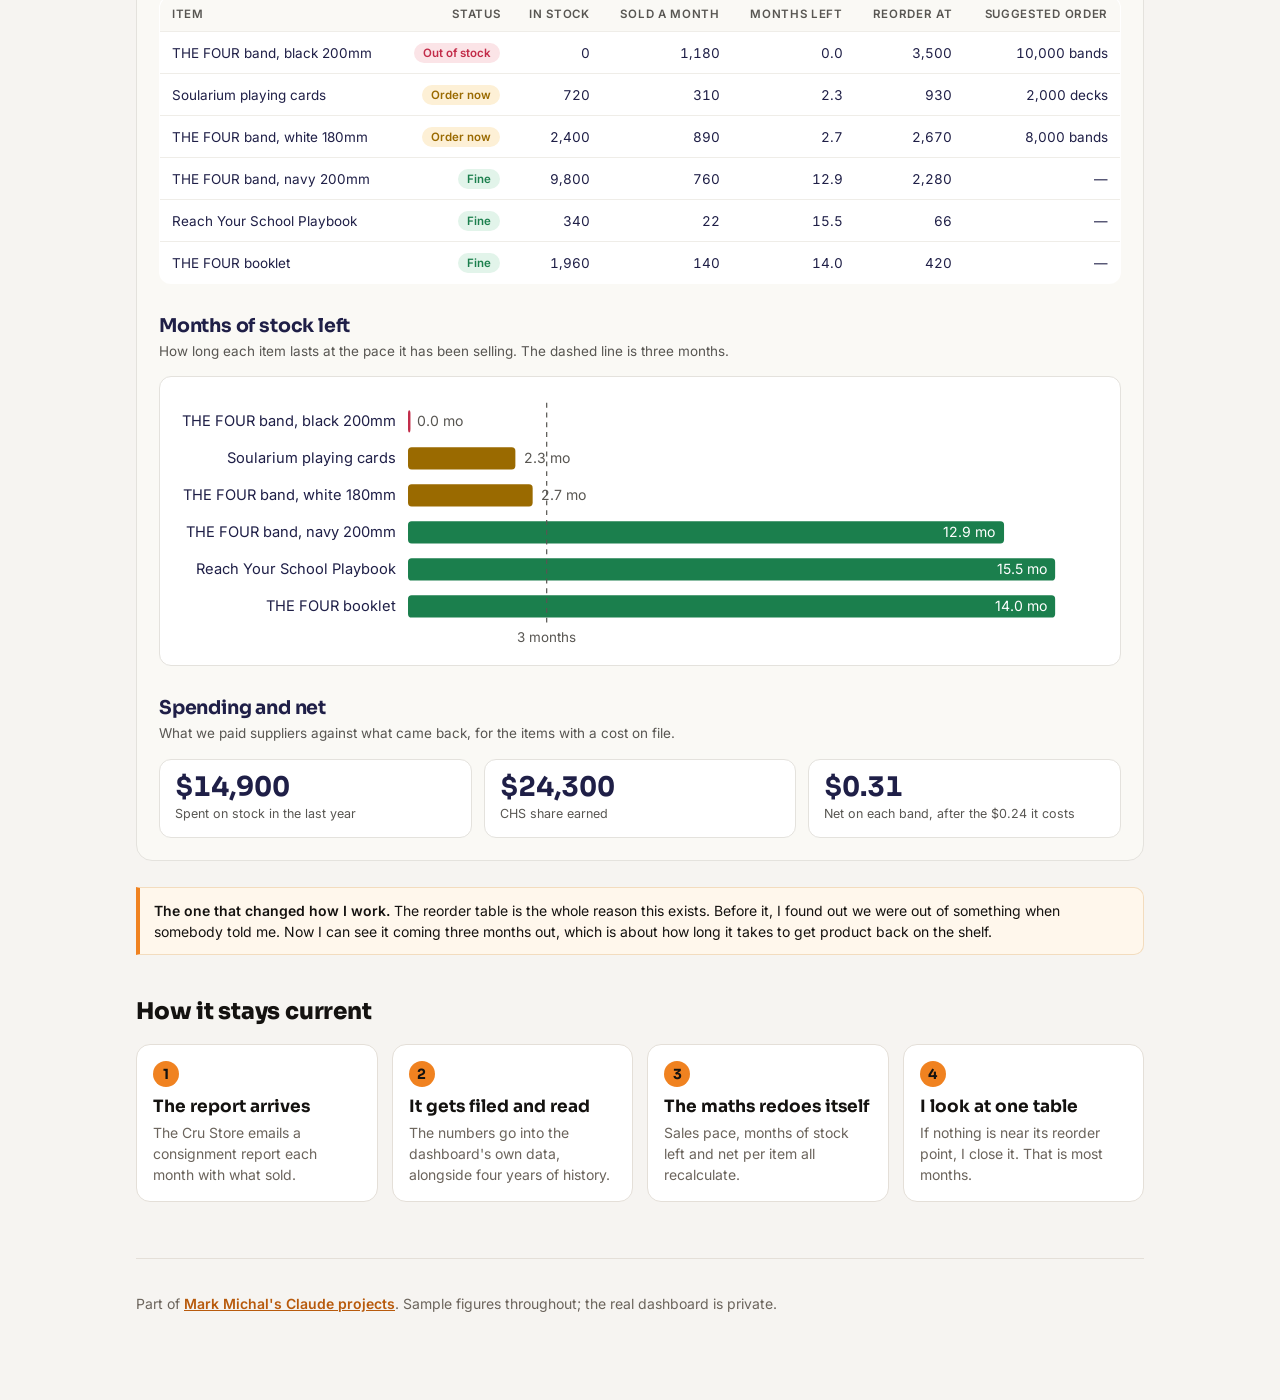
<file: store/index.html>
<!doctype html>
<html lang="en">
<head>
<meta charset="utf-8">
<meta name="viewport" content="width=device-width, initial-scale=1">
<title>CHS Cru Store dashboard: what it is</title>
<meta name="description" content="A sample of the dashboard Mark uses to keep on top of what the Cru Store sells for High School Ministry. Every number on this page is invented.">
<link rel="preconnect" href="https://fonts.googleapis.com">
<link rel="stylesheet" href="https://fonts.googleapis.com/css2?family=Sora:wght@600;700;800&family=Inter:wght@400;500;600;700&display=swap">
<link rel="stylesheet" href="../showcase.css">
<style>
/* The real dashboard's Cru palette, kept so the sample looks like the thing
   it is standing in for. Fixed, not theme tokens: a brand does not flip to
   dark. Yellow marks the one number Mark cares about and nothing else. */
.dash {
  --navy: #1F1F47; --graphite: #585652; --yellow: #FFD000; --gray: #DEDEDE;
  --cerise: #C22C49; --green: #1B7F4D; --amber: #9A6A00; --turq: #007990;
  background: #FAF9F5; color: var(--navy); border: 1px solid #E4E2DD;
  border-radius: 16px; padding: 22px; margin-top: 18px;
}
.dash h2 { font: 700 19px var(--display); margin: 30px 0 3px; color: var(--navy); }
.dash h2:first-of-type { margin-top: 0; }
.dash .sub { font-size: 13.5px; color: var(--graphite); margin: 0 0 14px; max-width: 70ch; }
.dash-title { display: flex; align-items: baseline; gap: 12px; flex-wrap: wrap; border-bottom: 1px solid #E4E2DD; padding-bottom: 14px; }
.dash-title b { font: 400 25px var(--display); }
.dash-title span { font-size: 13px; color: var(--graphite); margin-left: auto; }

.kpis { display: grid; grid-template-columns: repeat(auto-fit, minmax(165px, 1fr)); gap: 12px; margin-top: 16px; }
.kpi { background: #fff; border: 1px solid #E4E2DD; border-radius: 12px; padding: 14px 15px; }
.kpi .n { font: 700 27px/1 var(--display); font-variant-numeric: tabular-nums; }
.kpi .n.hi { color: #8a6f00; }
.kpi .l { font-size: 12.5px; color: var(--graphite); margin-top: 5px; line-height: 1.35; }
.kpi .d { font-size: 12px; font-weight: 600; margin-top: 6px; }
.kpi .d.up { color: var(--green); } .kpi .d.down { color: var(--cerise); }

.chart { background: #fff; border: 1px solid #E4E2DD; border-radius: 12px; padding: 16px; }
.chart svg { width: 100%; height: auto; display: block; }
.legend { display: flex; gap: 16px; flex-wrap: wrap; font-size: 12.5px; color: var(--graphite); margin-top: 10px; }
.legend i { display: inline-block; width: 11px; height: 11px; border-radius: 3px; margin-right: 6px; vertical-align: -1px; }

table { width: 100%; border-collapse: collapse; background: #fff; border: 1px solid #E4E2DD; border-radius: 12px; overflow: hidden; font-size: 13.5px; }
th, td { text-align: right; padding: 10px 12px; border-bottom: 1px solid #EFEDE8; white-space: nowrap; }
th { font: 600 11.5px var(--body); letter-spacing: .06em; text-transform: uppercase; color: var(--graphite); background: #FAF9F5; }
th:first-child, td:first-child { text-align: left; white-space: normal; }
tbody tr:last-child td { border-bottom: 0; }
td.num { font-variant-numeric: tabular-nums; }
.pill { display: inline-block; font: 600 11.5px var(--body); padding: 3px 9px; border-radius: 999px; }
.pill.out { background: #FBE4E7; color: var(--cerise); }
.pill.soon { background: #FDF0D6; color: var(--amber); }
.pill.ok { background: #E2F4EA; color: var(--green); }
.tbl-scroll { overflow-x: auto; }
</style>
</head>
<body>

<div class="sample-bar"><div>
  <b>Every number on this page is made up.</b>
  <span>The real dashboard is a Claude artifact holding actual Cru Store sales, and Cru keeps artifacts private to people signed in there. This is a sample with invented figures, so you can see what it does.</span>
</div></div>

<div class="wrap">

<header>
  <p class="eyebrow">CHS Cru Store sales dashboard</p>
  <h1>Knowing when to order, <span>before we run out</span>.</h1>
  <p class="lede">High School Ministry sells a handful of products through the Cru Store: THE FOUR bands, Soularium playing cards, the Reach Your School Playbook and a few books and guides. Every month the store sends a report. For a long time that report was the only thing I had, and reading it was not the same as understanding it.</p>
</header>

<div class="ba">
  <div class="before">
    <h3>Before</h3>
    <p>I never had a real grasp on my numbers. I was reactive instead of thinking ahead, so I did not know what was going on or what our prices really were.</p>
    <p>We ran out of product in the store more than once. Getting it back on the shelf took weeks, sometimes months. We lost the sales, we looked inconsistent, and it hurt our relationship with the people buying from us.</p>
  </div>
  <div class="after">
    <h3>Now</h3>
    <p>It updates itself from each month's report, so I stay in the know without setting time aside for it. I do not have a lot of time to give this.</p>
    <p>It tells me when it is time to order, and we stop getting behind.</p>
  </div>
</div>

<h2>The sample</h2>
<p>Laid out the way the real one is, with invented numbers. The part I actually open it for is the reorder list further down.</p>

<div class="dash">

  <div class="dash-title">
    <b>CHS Cru Store sales</b>
    <span>Sample data &middot; not real figures</span>
  </div>

  <div class="kpis">
    <div class="kpi"><div class="n">$4,180</div><div class="l">Gross sales last month</div><div class="d up">&#9650; 12% vs the month before</div></div>
    <div class="kpi"><div class="n hi">$2,640</div><div class="l">CHS share, what comes back to us</div></div>
    <div class="kpi"><div class="n">3</div><div class="l">Items need reordering</div><div class="d down">1 is out of stock right now</div></div>
    <div class="kpi"><div class="n">61%</div><div class="l">Net margin on items with a cost on file</div></div>
  </div>

  <h2>What is sitting in the store</h2>
  <p class="sub">Stock on hand valued at what CHS makes on it, not what it sells for.</p>
  <div class="kpis">
    <div class="kpi"><div class="n">18,400</div><div class="l">THE FOUR bands in stock</div><div class="d">$3,120 of CHS share</div></div>
    <div class="kpi"><div class="n">720</div><div class="l">Soularium decks in stock</div><div class="d">$2,950 of CHS share</div></div>
    <div class="kpi"><div class="n">$6,070</div><div class="l">What CHS would make if all of it sold</div></div>
  </div>

  <h2>Sales by month</h2>
  <p class="sub">Gross sales each month, split into the CHS share and the Cru Store share.</p>
  <div class="chart">
    <svg viewBox="0 0 760 240" role="img" aria-label="Bar chart of made-up monthly sales. Gross sales run between about two thousand and five thousand dollars, with a peak in August and September.">
      <g id="bars"></g>
      <g id="axis"></g>
    </svg>
    <div class="legend">
      <span><i style="background:#FFD000"></i>CHS share</span>
      <span><i style="background:#1F1F47"></i>Cru Store share</span>
    </div>
  </div>

  <h2>What to reorder</h2>
  <p class="sub">Stock from the latest report, against how fast each item has been selling. Three months left is the usual point to get an order moving, because that is roughly how long it takes to arrive.</p>
  <div class="tbl-scroll">
  <table>
    <thead><tr>
      <th>Item</th><th>Status</th><th>In stock</th><th>Sold a month</th>
      <th>Months left</th><th>Reorder at</th><th>Suggested order</th>
    </tr></thead>
    <tbody id="reorder"></tbody>
  </table>
  </div>

  <h2>Months of stock left</h2>
  <p class="sub">How long each item lasts at the pace it has been selling. The dashed line is three months.</p>
  <div class="chart">
    <svg viewBox="0 0 760 210" role="img" aria-label="Bar chart of made-up months of stock remaining per item. Two items sit below the three month line.">
      <g id="runway"></g>
    </svg>
  </div>

  <h2>Spending and net</h2>
  <p class="sub">What we paid suppliers against what came back, for the items with a cost on file.</p>
  <div class="kpis">
    <div class="kpi"><div class="n">$14,900</div><div class="l">Spent on stock in the last year</div></div>
    <div class="kpi"><div class="n">$24,300</div><div class="l">CHS share earned</div></div>
    <div class="kpi"><div class="n">$0.31</div><div class="l">Net on each band, after the $0.24 it costs</div></div>
  </div>

</div>

<div class="hint">
  <div><b>The one that changed how I work.</b> The reorder table is the whole reason this exists. Before it, I found out we were out of something when somebody told me. Now I can see it coming three months out, which is about how long it takes to get product back on the shelf.</div>
</div>

<h2>How it stays current</h2>
<div class="steps">
  <div class="step"><span class="step-n">1</span><h3>The report arrives</h3><p>The Cru Store emails a consignment report each month with what sold.</p></div>
  <div class="step"><span class="step-n">2</span><h3>It gets filed and read</h3><p>The numbers go into the dashboard's own data, alongside four years of history.</p></div>
  <div class="step"><span class="step-n">3</span><h3>The maths redoes itself</h3><p>Sales pace, months of stock left and net per item all recalculate.</p></div>
  <div class="step"><span class="step-n">4</span><h3>I look at one table</h3><p>If nothing is near its reorder point, I close it. That is most months.</p></div>
</div>

<footer>
  <p>Part of <a href="../">Mark Michal's Claude projects</a>. Sample figures throughout; the real dashboard is private.</p>
</footer>

</div>

<script>
/* Invented numbers, kept in one place so nobody has to wonder which figures
   on this page are real. None of them are. They are shaped to look like a
   plausible year for these products, nothing more. */
var MONTHS = [
  ['Oct', 1850,  980], ['Nov', 1420,  760], ['Dec', 2240, 1180],
  ['Jan', 1180,  620], ['Feb', 1390,  730], ['Mar', 1760,  920],
  ['Apr', 1640,  870], ['May', 2080, 1100], ['Jun', 1310,  690],
  ['Jul', 1550,  820], ['Aug', 2910, 1540], ['Sep', 2640, 1400]
];
var ITEMS = [
  { name: 'THE FOUR band, black 200mm', status: 'out',  stock: 0,     pace: 1180, at: 3500, order: '10,000 bands' },
  { name: 'Soularium playing cards',    status: 'soon', stock: 720,   pace: 310,  at: 930,  order: '2,000 decks' },
  { name: 'THE FOUR band, white 180mm', status: 'soon', stock: 2400,  pace: 890,  at: 2670, order: '8,000 bands' },
  { name: 'THE FOUR band, navy 200mm',  status: 'ok',   stock: 9800,  pace: 760,  at: 2280, order: '—' },
  { name: 'Reach Your School Playbook', status: 'ok',   stock: 340,   pace: 22,   at: 66,   order: '—' },
  { name: 'THE FOUR booklet',           status: 'ok',   stock: 1960,  pace: 140,  at: 420,  order: '—' }
];
var LABEL = { out: 'Out of stock', soon: 'Order now', ok: 'Fine' };

function el(tag, attrs, text) {
  var n = document.createElementNS('http://www.w3.org/2000/svg', tag);
  for (var k in attrs) n.setAttribute(k, attrs[k]);
  if (text != null) n.textContent = text;
  return n;
}

/* Monthly bars: CHS share stacked under the Cru Store share. */
(function () {
  var g = document.getElementById('bars'), ax = document.getElementById('axis');
  var W = 760, H = 240, pad = { l: 46, r: 8, t: 10, b: 26 };
  var max = 3200, bw = (W - pad.l - pad.r) / MONTHS.length;
  var y = function (v) { return pad.t + (H - pad.t - pad.b) * (1 - v / max); };

  [0, 1000, 2000, 3000].forEach(function (v) {
    ax.appendChild(el('line', { x1: pad.l, x2: W - pad.r, y1: y(v), y2: y(v), stroke: '#EFEDE8' }));
    ax.appendChild(el('text', { x: pad.l - 8, y: y(v) + 4, 'text-anchor': 'end',
      fill: '#585652', 'font-size': 11 }, v ? '$' + (v / 1000) + 'k' : '0'));
  });

  MONTHS.forEach(function (m, i) {
    var x = pad.l + i * bw + bw * 0.18, w = bw * 0.64;
    // m[1] is the gross, m[2] the CHS share of it. The navy bar is the rest.
    var gross = m[1], chs = m[2];
    g.appendChild(el('rect', { x: x, y: y(gross), width: w, height: y(0) - y(gross), fill: '#1F1F47', rx: 3 }));
    g.appendChild(el('rect', { x: x, y: y(chs), width: w, height: y(0) - y(chs), fill: '#FFD000', rx: 3 }));
    ax.appendChild(el('text', { x: x + w / 2, y: H - 8, 'text-anchor': 'middle',
      fill: '#585652', 'font-size': 11 }, m[0]));
  });
})();

/* The reorder table. */
(function () {
  document.getElementById('reorder').innerHTML = ITEMS.map(function (it) {
    var left = it.pace ? (it.stock / it.pace) : 0;
    return '<tr>' +
      '<td>' + it.name + '</td>' +
      '<td><span class="pill ' + it.status + '">' + LABEL[it.status] + '</span></td>' +
      '<td class="num">' + it.stock.toLocaleString() + '</td>' +
      '<td class="num">' + it.pace.toLocaleString() + '</td>' +
      '<td class="num">' + left.toFixed(1) + '</td>' +
      '<td class="num">' + it.at.toLocaleString() + '</td>' +
      '<td class="num">' + it.order + '</td>' +
    '</tr>';
  }).join('');
})();

/* Months of stock left, with the three month line. */
(function () {
  var g = document.getElementById('runway');
  var W = 760, H = 210, pad = { l: 190, r: 40, t: 8, b: 20 };
  var max = 14, rowH = (H - pad.t - pad.b) / ITEMS.length;
  var x = function (v) { return pad.l + (W - pad.l - pad.r) * Math.min(v, max) / max; };
  var tone = { out: '#C22C49', soon: '#9A6A00', ok: '#1B7F4D' };

  ITEMS.forEach(function (it, i) {
    var left = it.pace ? it.stock / it.pace : 0;
    var yy = pad.t + i * rowH + rowH * 0.2, h = rowH * 0.6;
    g.appendChild(el('text', { x: pad.l - 10, y: yy + h / 2 + 4, 'text-anchor': 'end',
      fill: '#1F1F47', 'font-size': 12 }, it.name));
    g.appendChild(el('rect', { x: pad.l, y: yy, width: Math.max(x(left) - pad.l, 2), height: h,
      fill: tone[it.status], rx: 3 }));
    // A long bar reaches the right edge, so its label goes inside it rather
    // than off the end of the drawing.
    var inside = x(left) > W - pad.r - 54;
    g.appendChild(el('text', {
      x: inside ? x(left) - 7 : x(left) + 7, y: yy + h / 2 + 4,
      'text-anchor': inside ? 'end' : 'start',
      fill: inside ? '#FFFFFF' : '#585652', 'font-size': 11.5
    }, left.toFixed(1) + ' mo'));
  });

  g.appendChild(el('line', { x1: x(3), x2: x(3), y1: pad.t, y2: H - pad.b,
    stroke: '#585652', 'stroke-dasharray': '4 4' }));
  g.appendChild(el('text', { x: x(3), y: H - 6, 'text-anchor': 'middle',
    fill: '#585652', 'font-size': 11 }, '3 months'));
})();
</script>
</body>
</html>
</file>
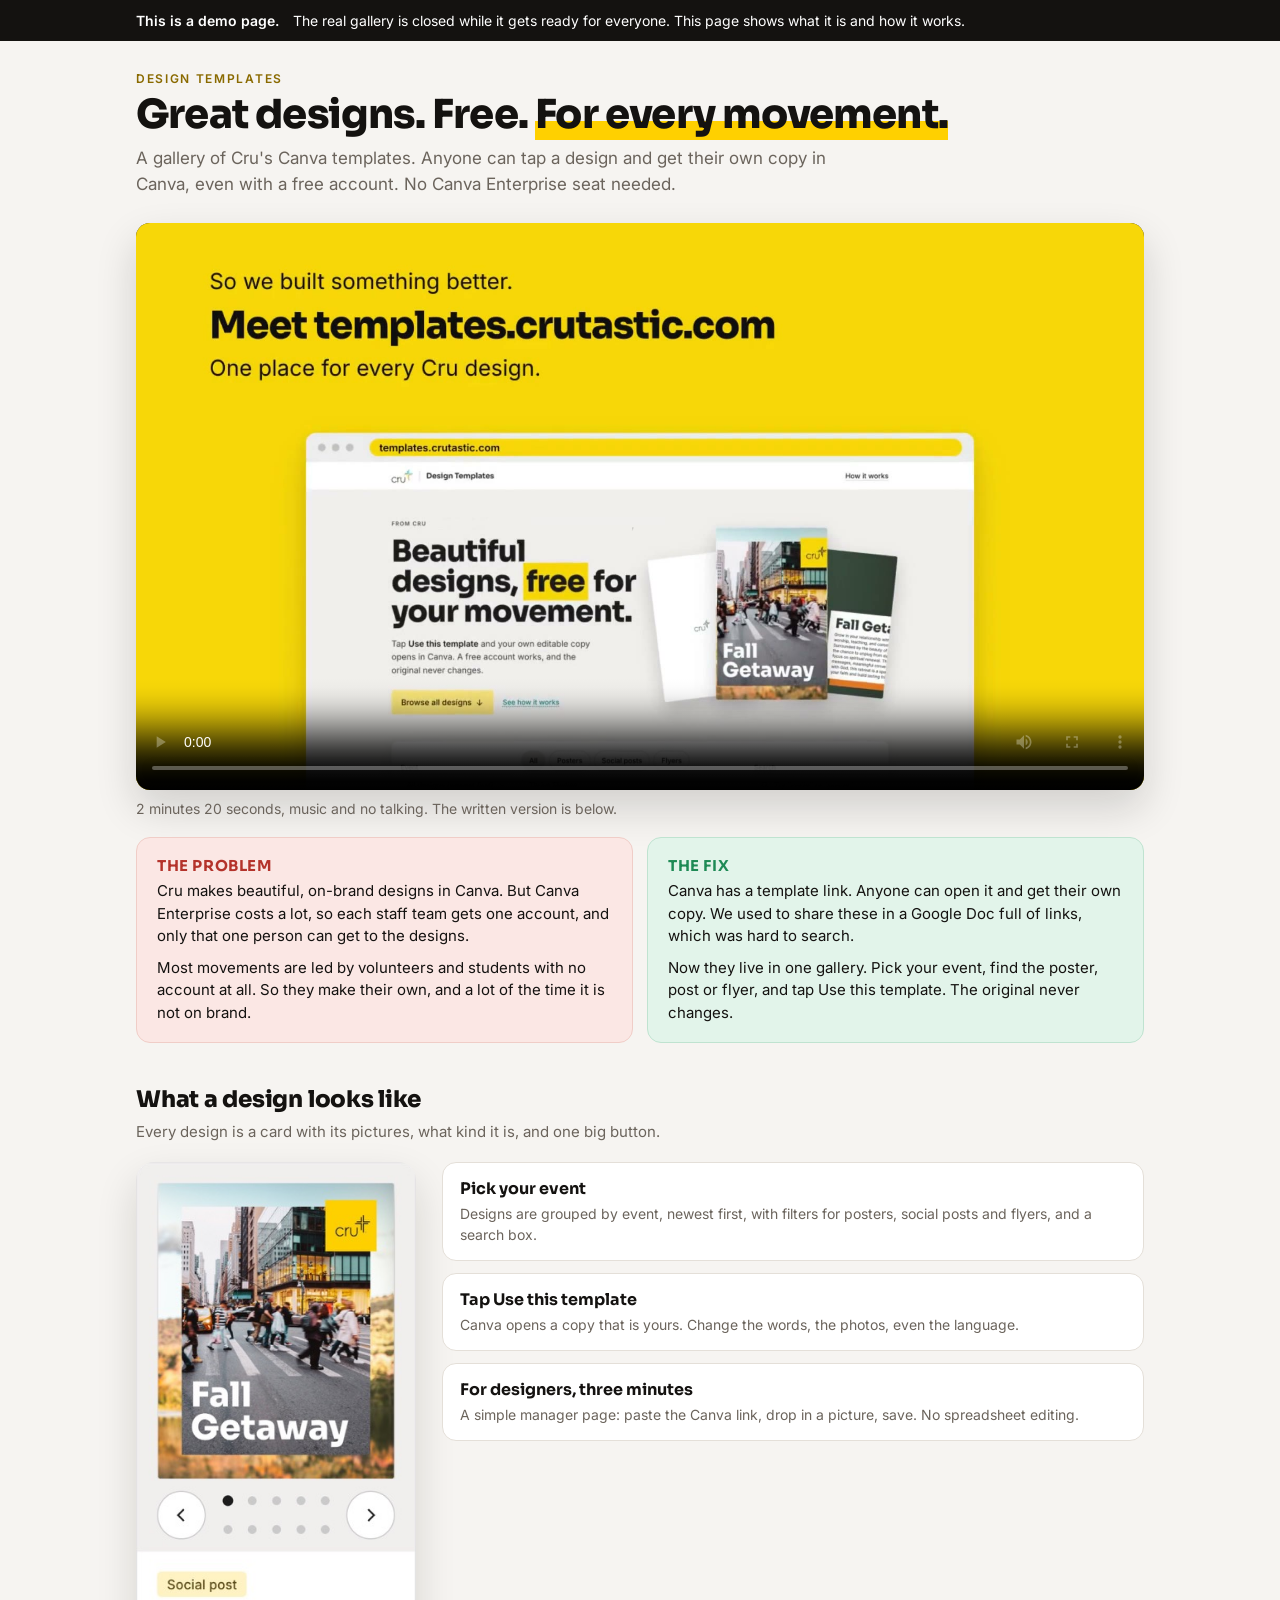
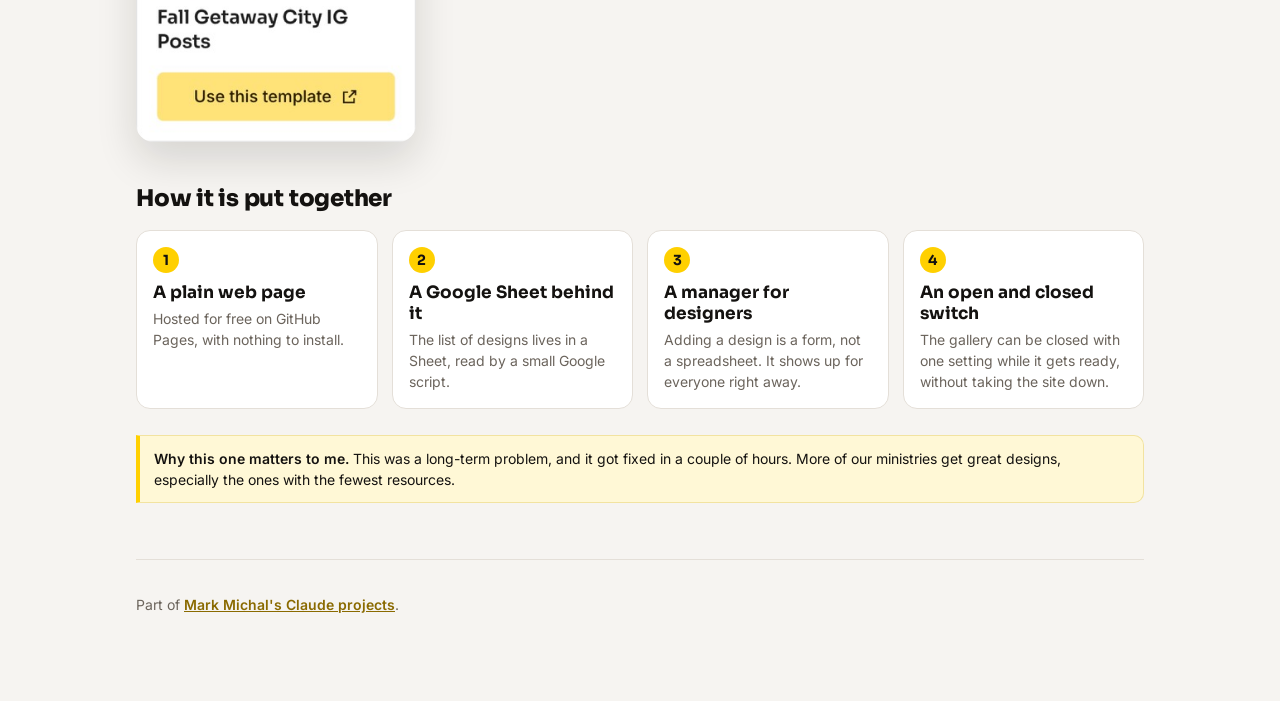
<file: templates/index.html>
<!doctype html>
<html lang="en">
<head>
<meta charset="utf-8">
<meta name="viewport" content="width=device-width, initial-scale=1">
<title>Design Templates: what it is</title>
<meta name="description" content="A free gallery of Cru's Canva templates, so volunteers and students without a Canva Enterprise account can still use on-brand designs. A 2 minute film and how it works.">
<link rel="preconnect" href="https://fonts.googleapis.com">
<link rel="stylesheet" href="https://fonts.googleapis.com/css2?family=Sora:wght@600;700;800&family=Inter:wght@400;500;600;700&display=swap">
<link rel="stylesheet" href="../showcase.css">
<style>
/* The gallery's own Cru yellow, so the demo looks like the thing it stands for. */
:root { --orange: #FFD000; --orange-ink: #8A6A00; }
.sample-bar { background: #141210; }
.sample-bar a { color: #FFD000; }
header h1 span { color: #141210; background: linear-gradient(transparent 62%, #FFD000 62%); }
.step-n { background: #FFD000; }
.hint { background: #FFF8D6; border-color: #F2E3A0; border-left-color: #FFD000; }

.show { display: grid; grid-template-columns: minmax(0, 280px) minmax(0, 1fr); gap: 26px; align-items: start; margin-top: 18px; }
@media (max-width: 720px) { .show { grid-template-columns: 1fr; } .show img { max-width: 260px; } }
.show img { width: 100%; border-radius: 18px; box-shadow: 0 18px 40px rgba(20,18,16,.14); display: block; }
.pts { display: flex; flex-direction: column; gap: 12px; }
.pt { background: var(--surface); border: 1px solid var(--line); border-radius: 14px; padding: 15px 17px; }
.pt h3 { margin: 0 0 4px; font-size: 16px; }
.pt p { margin: 0; font-size: 14px; color: var(--muted); }
</style>
</head>
<body>

<div class="sample-bar"><div>
  <b>This is a demo page.</b>
  <span>The real gallery is closed while it gets ready for everyone. This page shows what it is and how it works.</span>
</div></div>

<div class="wrap">

<header>
  <p class="eyebrow">Design Templates</p>
  <h1>Great designs. Free. <span>For every movement.</span></h1>
  <p class="lede">A gallery of Cru's Canva templates. Anyone can tap a design and get their own copy in Canva, even with a free account. No Canva Enterprise seat needed.</p>
</header>

<div class="film">
  <video controls preload="metadata" poster="poster.jpg" playsinline>
    <source src="intro.mp4" type="video/mp4">
    Your browser cannot play this video.
  </video>
  <p class="film-note">2 minutes 20 seconds, music and no talking. The written version is below.</p>
</div>

<div class="ba">
  <div class="before">
    <h3>The problem</h3>
    <p>Cru makes beautiful, on-brand designs in Canva. But Canva Enterprise costs a lot, so each staff team gets one account, and only that one person can get to the designs.</p>
    <p>Most movements are led by volunteers and students with no account at all. So they make their own, and a lot of the time it is not on brand.</p>
  </div>
  <div class="after">
    <h3>The fix</h3>
    <p>Canva has a template link. Anyone can open it and get their own copy. We used to share these in a Google Doc full of links, which was hard to search.</p>
    <p>Now they live in one gallery. Pick your event, find the poster, post or flyer, and tap Use this template. The original never changes.</p>
  </div>
</div>

<h2>What a design looks like</h2>
<p>Every design is a card with its pictures, what kind it is, and one big button.</p>

<div class="show">
  <img src="d-card.jpg" alt="A gallery card for a Fall Getaway social post, with a Use this template button" loading="lazy">
  <div class="pts">
    <div class="pt"><h3>Pick your event</h3><p>Designs are grouped by event, newest first, with filters for posters, social posts and flyers, and a search box.</p></div>
    <div class="pt"><h3>Tap Use this template</h3><p>Canva opens a copy that is yours. Change the words, the photos, even the language.</p></div>
    <div class="pt"><h3>For designers, three minutes</h3><p>A simple manager page: paste the Canva link, drop in a picture, save. No spreadsheet editing.</p></div>
  </div>
</div>

<h2>How it is put together</h2>
<div class="steps">
  <div class="step"><span class="step-n">1</span><h3>A plain web page</h3><p>Hosted for free on GitHub Pages, with nothing to install.</p></div>
  <div class="step"><span class="step-n">2</span><h3>A Google Sheet behind it</h3><p>The list of designs lives in a Sheet, read by a small Google script.</p></div>
  <div class="step"><span class="step-n">3</span><h3>A manager for designers</h3><p>Adding a design is a form, not a spreadsheet. It shows up for everyone right away.</p></div>
  <div class="step"><span class="step-n">4</span><h3>An open and closed switch</h3><p>The gallery can be closed with one setting while it gets ready, without taking the site down.</p></div>
</div>

<div class="hint">
  <div><b>Why this one matters to me.</b> This was a long-term problem, and it got fixed in a couple of hours. More of our ministries get great designs, especially the ones with the fewest resources.</div>
</div>

<footer>
  <p>Part of <a href="../">Mark Michal's Claude projects</a>.</p>
</footer>

</div>
</body>
</html>
</file>
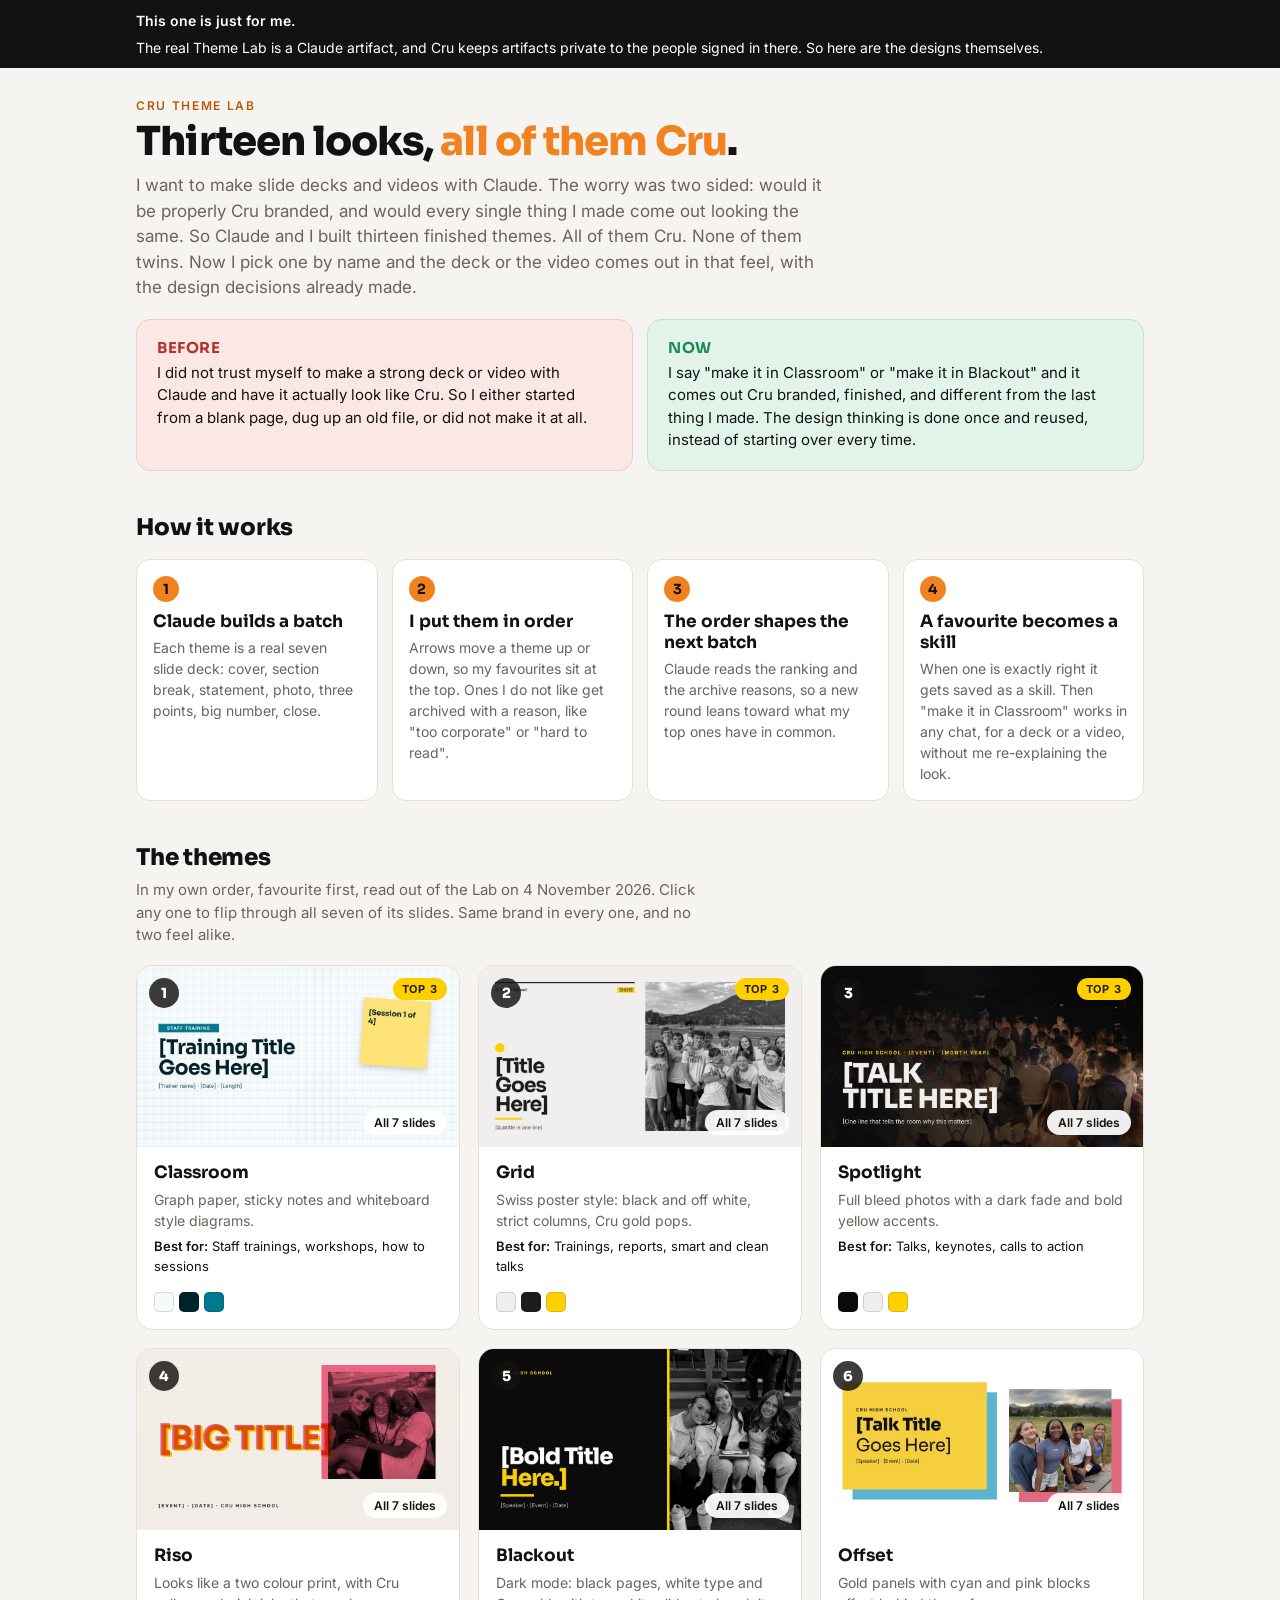
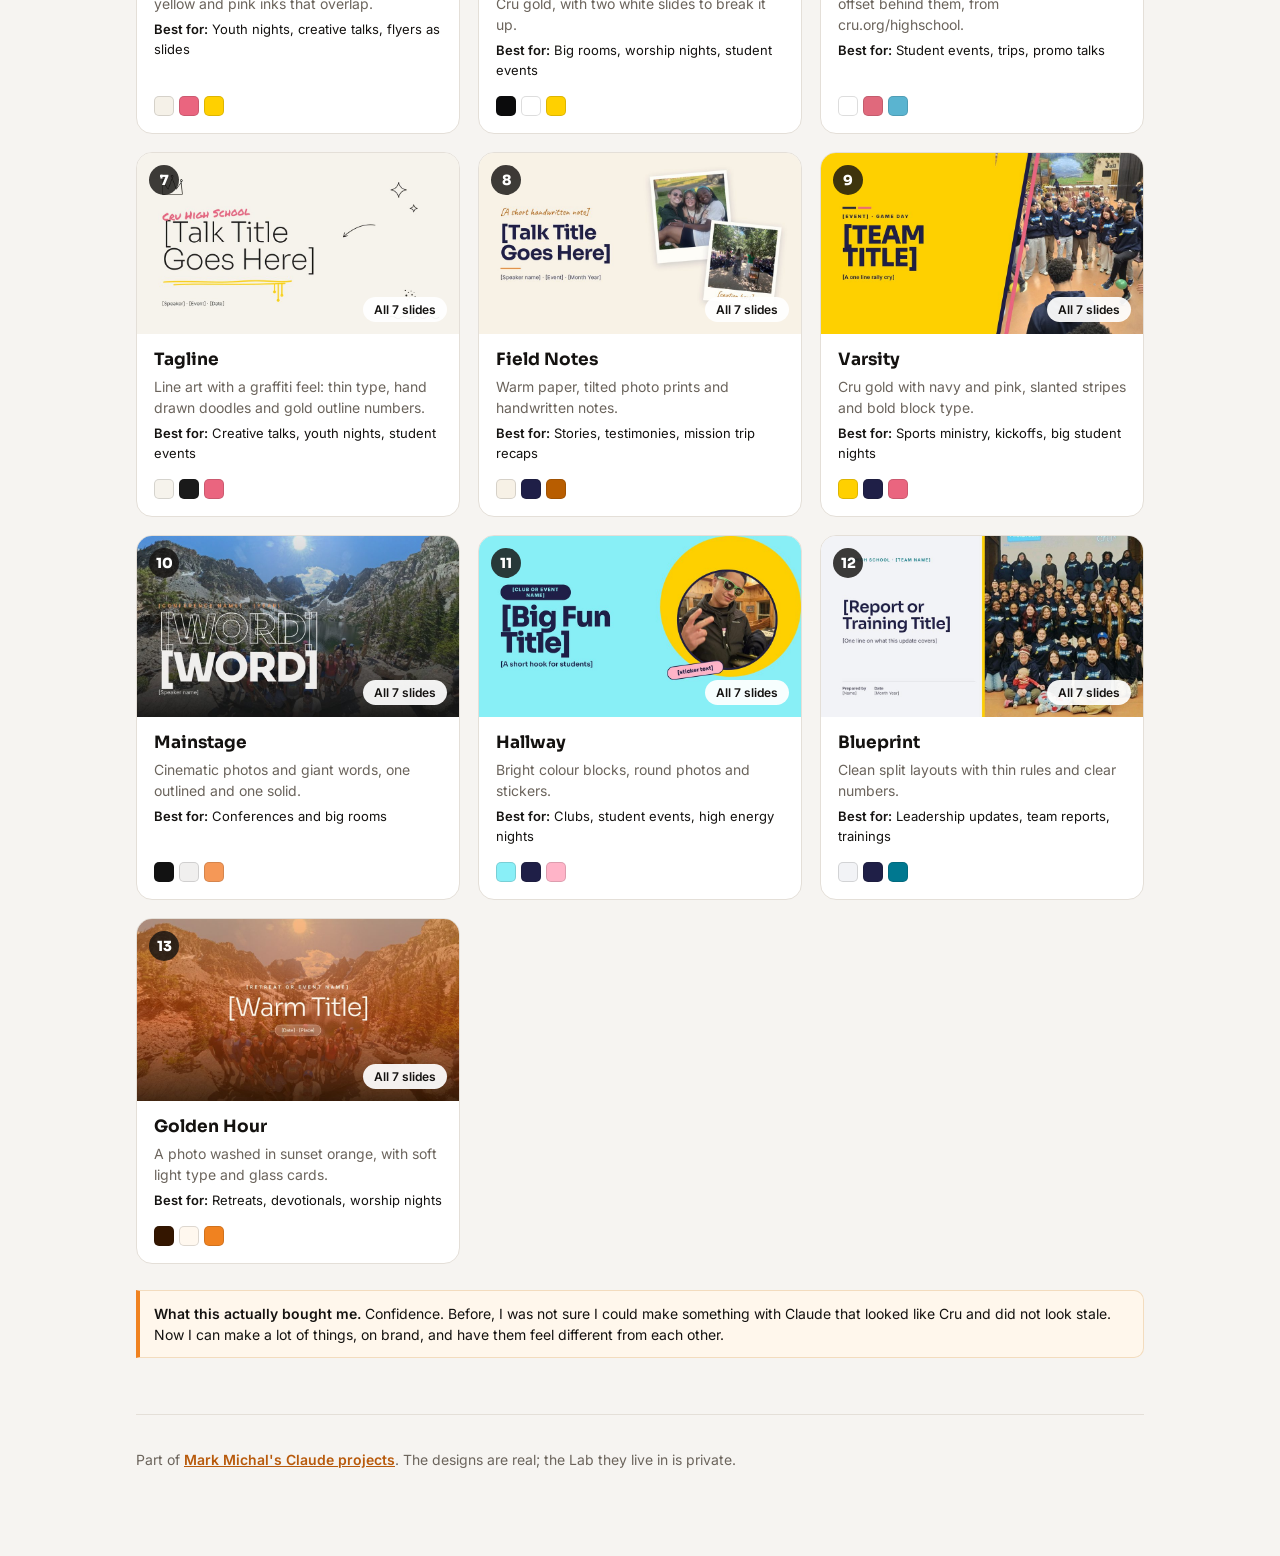
<file: themelab/index.html>
<!doctype html>
<html lang="en">
<head>
<meta charset="utf-8">
<meta name="viewport" content="width=device-width, initial-scale=1">
<title>Cru Theme Lab: what it is</title>
<meta name="description" content="Thirteen finished Cru branded themes, so a deck or video made with Claude is on brand without every one looking the same. The real Lab is private, so this page shows the designs.">
<link rel="preconnect" href="https://fonts.googleapis.com">
<link rel="stylesheet" href="https://fonts.googleapis.com/css2?family=Sora:wght@600;700;800&family=Inter:wght@400;500;600&display=swap">
<link rel="stylesheet" href="../showcase.css">
<style>
.themes { display: grid; grid-template-columns: repeat(auto-fill, minmax(320px, 1fr)); gap: 18px; margin-top: 18px; }
.t { background: var(--surface); border: 1px solid var(--line); border-radius: 16px; overflow: hidden; display: flex; flex-direction: column; }
.t-shot { position: relative; border: 0; padding: 0; margin: 0; background: #000; cursor: pointer; display: block; aspect-ratio: 16/9; width: 100%; }
.t-shot img { width: 100%; height: 100%; object-fit: cover; display: block; transition: transform .35s ease; }
.t-shot:hover img, .t-shot:focus-visible img { transform: scale(1.04); }
.t-rank { position: absolute; left: 12px; top: 12px; font: 800 14px var(--display); background: rgba(20,18,16,.82); color: #fff; width: 30px; height: 30px; border-radius: 50%; display: grid; place-items: center; }
.t-top { position: absolute; right: 12px; top: 12px; font: 700 11px var(--body); letter-spacing: .08em; text-transform: uppercase; background: var(--gold); color: #261d00; padding: 4px 9px; border-radius: 999px; }
.t-more { position: absolute; right: 12px; bottom: 12px; font: 600 12px var(--body); background: rgba(255,255,255,.93); color: #141210; padding: 5px 11px; border-radius: 999px; }
.t-body { padding: 15px 17px 17px; display: flex; flex-direction: column; gap: 6px; flex: 1; }
.t-body h3 { margin: 0; }
.t-blurb { margin: 0; font-size: 14px; color: var(--muted); }
.t-best { margin: 0; font-size: 13px; }
.t-best b { font-weight: 600; }
.sw { display: flex; gap: 5px; margin-top: auto; padding-top: 10px; }
.sw i { width: 20px; height: 20px; border-radius: 5px; border: 1px solid rgba(20,18,16,.14); }

/* Flip through all seven slides of one theme. */
dialog { border: 0; padding: 0; border-radius: 18px; background: var(--surface); color: var(--fg); max-width: min(1000px, calc(100vw - 28px)); width: 100%; }
dialog::backdrop { background: rgba(20,18,16,.72); }
.d { padding: 20px; display: flex; flex-direction: column; gap: 14px; }
.d-top { display: flex; justify-content: space-between; align-items: flex-start; gap: 14px; }
.d-top h2 { margin: 0; font-size: 25px; }
.d-top p { margin: 3px 0 0; color: var(--muted); font-size: 14px; }
.x { border: 1px solid var(--line); background: var(--bg); border-radius: 10px; width: 40px; height: 40px; cursor: pointer; font-size: 19px; line-height: 1; flex-shrink: 0; }
.stage { position: relative; background: #000; border-radius: 12px; overflow: hidden; aspect-ratio: 16/9; }
.stage img { width: 100%; height: 100%; object-fit: cover; display: block; }
.nav { position: absolute; top: 50%; transform: translateY(-50%); width: 42px; height: 42px; border-radius: 50%; border: 0; background: rgba(255,255,255,.9); cursor: pointer; font-size: 19px; line-height: 1; }
.nav.p { left: 11px; } .nav.n { right: 11px; }
.count { position: absolute; right: 11px; bottom: 10px; font-size: 12px; color: #fff; background: rgba(0,0,0,.55); padding: 3px 9px; border-radius: 6px; }
.thumbs { display: flex; gap: 7px; overflow-x: auto; padding-bottom: 2px; }
.thumbs button { border: 2px solid transparent; border-radius: 7px; padding: 0; background: none; cursor: pointer; flex: 0 0 auto; line-height: 0; }
.thumbs button[aria-current="true"] { border-color: var(--orange); }
.thumbs img { width: 96px; aspect-ratio: 16/9; object-fit: cover; border-radius: 5px; display: block; }
@media (max-width: 560px) { .d { padding: 14px; } .thumbs img { width: 72px; } }
</style>
</head>
<body>

<div class="sample-bar"><div>
  <b>This one is just for me.</b>
  <span>The real Theme Lab is a Claude artifact, and Cru keeps artifacts private to the people signed in there. So here are the designs themselves.</span>
</div></div>

<div class="wrap">

<header>
  <p class="eyebrow">Cru Theme Lab</p>
  <h1>Thirteen looks, <span>all of them Cru</span>.</h1>
  <p class="lede">I want to make slide decks and videos with Claude. The worry was two sided: would it be properly Cru branded, and would every single thing I made come out looking the same. So Claude and I built thirteen finished themes. All of them Cru. None of them twins. Now I pick one by name and the deck or the video comes out in that feel, with the design decisions already made.</p>
</header>

<div class="ba">
  <div class="before">
    <h3>Before</h3>
    <p>I did not trust myself to make a strong deck or video with Claude and have it actually look like Cru. So I either started from a blank page, dug up an old file, or did not make it at all.</p>
  </div>
  <div class="after">
    <h3>Now</h3>
    <p>I say "make it in Classroom" or "make it in Blackout" and it comes out Cru branded, finished, and different from the last thing I made. The design thinking is done once and reused, instead of starting over every time.</p>
  </div>
</div>

<h2>How it works</h2>
<div class="steps">
  <div class="step"><span class="step-n">1</span><h3>Claude builds a batch</h3><p>Each theme is a real seven slide deck: cover, section break, statement, photo, three points, big number, close.</p></div>
  <div class="step"><span class="step-n">2</span><h3>I put them in order</h3><p>Arrows move a theme up or down, so my favourites sit at the top. Ones I do not like get archived with a reason, like "too corporate" or "hard to read".</p></div>
  <div class="step"><span class="step-n">3</span><h3>The order shapes the next batch</h3><p>Claude reads the ranking and the archive reasons, so a new round leans toward what my top ones have in common.</p></div>
  <div class="step"><span class="step-n">4</span><h3>A favourite becomes a skill</h3><p>When one is exactly right it gets saved as a skill. Then "make it in Classroom" works in any chat, for a deck or a video, without me re-explaining the look.</p></div>
</div>

<h2>The themes</h2>
<p>In my own order, favourite first, read out of the Lab on 4 November 2026. Click any one to flip through all seven of its slides. Same brand in every one, and no two feel alike.</p>
<div class="themes" id="themes"></div>

<div class="hint">
  <div><b>What this actually bought me.</b> Confidence. Before, I was not sure I could make something with Claude that looked like Cru and did not look stale. Now I can make a lot of things, on brand, and have them feel different from each other.</div>
</div>

<footer>
  <p>Part of <a href="../">Mark Michal's Claude projects</a>. The designs are real; the Lab they live in is private.</p>
</footer>

</div>

<dialog id="dlg">
  <div class="d">
    <div class="d-top">
      <div><h2 id="d-name"></h2><p id="d-sub"></p></div>
      <button class="x" id="d-x" aria-label="Close">&#10005;</button>
    </div>
    <div class="stage">
      <img id="d-img" alt="">
      <button class="nav p" id="d-p" aria-label="Previous slide">&#8249;</button>
      <button class="nav n" id="d-n" aria-label="Next slide">&#8250;</button>
      <span class="count" id="d-c"></span>
    </div>
    <div class="thumbs" id="d-t"></div>
  </div>
</dialog>

<script src="themes.js"></script>
<script>
(function () {
  // Sorted here rather than in the file, so the catalog can stay in whatever
  // order it was copied and the rank number stays the single source of truth.
  var T = (window.THEMES || []).slice().sort(function (a, b) { return a.rank - b.rank; });
  var esc = function (s) { return String(s).replace(/[&<>"]/g, function (c) {
    return ({ '&': '&amp;', '<': '&lt;', '>': '&gt;', '"': '&quot;' })[c]; }); };
  var pad = function (n) { return n < 10 ? '0' + n : String(n); };
  var shot = function (id, n) { return 'shots/' + id + '/slides/' + pad(n) + '.jpg'; };

  document.getElementById('themes').innerHTML = T.map(function (t) {
    return '<article class="t">' +
      '<button class="t-shot" data-id="' + t.id + '" aria-label="See all seven ' + esc(t.name) + ' slides">' +
        '<img src="' + shot(t.id, 1) + '" alt="The ' + esc(t.name) + ' cover slide" loading="lazy">' +
        '<span class="t-rank">' + t.rank + '</span>' +
        (t.rank <= 3 ? '<span class="t-top">Top 3</span>' : '') +
        '<span class="t-more">All 7 slides</span>' +
      '</button>' +
      '<div class="t-body">' +
        '<h3>' + esc(t.name) + '</h3>' +
        '<p class="t-blurb">' + esc(t.blurb) + '</p>' +
        '<p class="t-best"><b>Best for:</b> ' + esc(t.bestFor) + '</p>' +
        '<div class="sw">' + t.palette.map(function (c) {
          return '<i style="background:' + c + '"></i>'; }).join('') + '</div>' +
      '</div></article>';
  }).join('');

  var dlg = document.getElementById('dlg');
  var cur = { t: null, i: 1 };

  function paint() {
    document.getElementById('d-img').src = shot(cur.t.id, cur.i);
    document.getElementById('d-img').alt = cur.t.name + ', slide ' + cur.i + ' of 7';
    document.getElementById('d-c').textContent = cur.i + ' / 7';
    [].forEach.call(document.getElementById('d-t').children, function (b, k) {
      b.setAttribute('aria-current', String(k + 1 === cur.i));
    });
  }
  function open(id) {
    cur.t = T.filter(function (x) { return x.id === id; })[0];
    cur.i = 1;
    document.getElementById('d-name').textContent = cur.t.name;
    document.getElementById('d-sub').textContent = 'Ranked ' + cur.t.rank + ' of 13 · ' + cur.t.bestFor;
    document.getElementById('d-t').innerHTML = [1,2,3,4,5,6,7].map(function (n) {
      return '<button data-n="' + n + '" aria-label="Slide ' + n + '">' +
        '<img src="' + shot(id, n) + '" alt="" loading="lazy"></button>';
    }).join('');
    paint();
    dlg.showModal();
  }
  function step(d) { cur.i = ((cur.i - 1 + d + 7) % 7) + 1; paint(); }

  document.addEventListener('click', function (e) {
    var s = e.target.closest('.t-shot');
    if (s) { open(s.dataset.id); return; }
    var th = e.target.closest('#d-t button');
    if (th) { cur.i = +th.dataset.n; paint(); return; }
  });
  document.getElementById('d-x').onclick = function () { dlg.close(); };
  document.getElementById('d-p').onclick = function () { step(-1); };
  document.getElementById('d-n').onclick = function () { step(1); };
  dlg.addEventListener('keydown', function (e) {
    if (e.key === 'ArrowLeft') step(-1);
    if (e.key === 'ArrowRight') step(1);
  });
})();
</script>
</body>
</html>
</file>
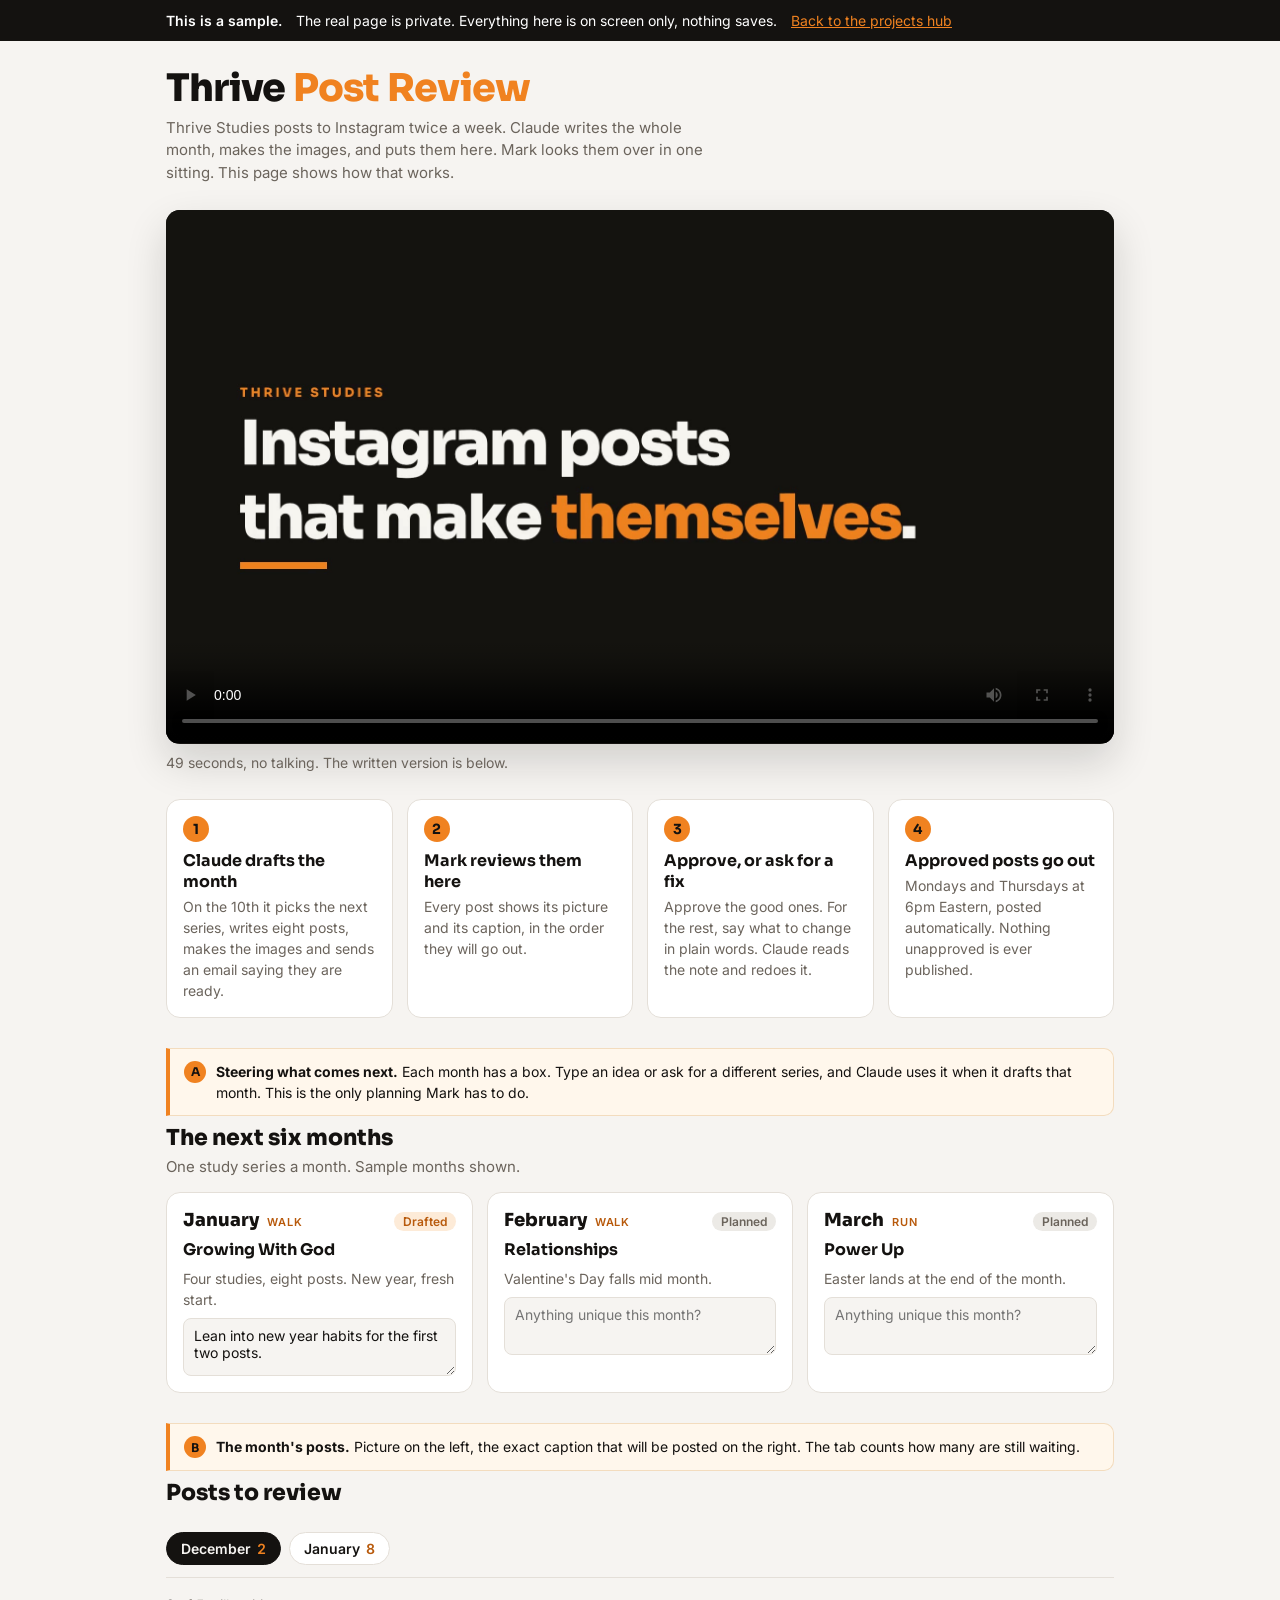
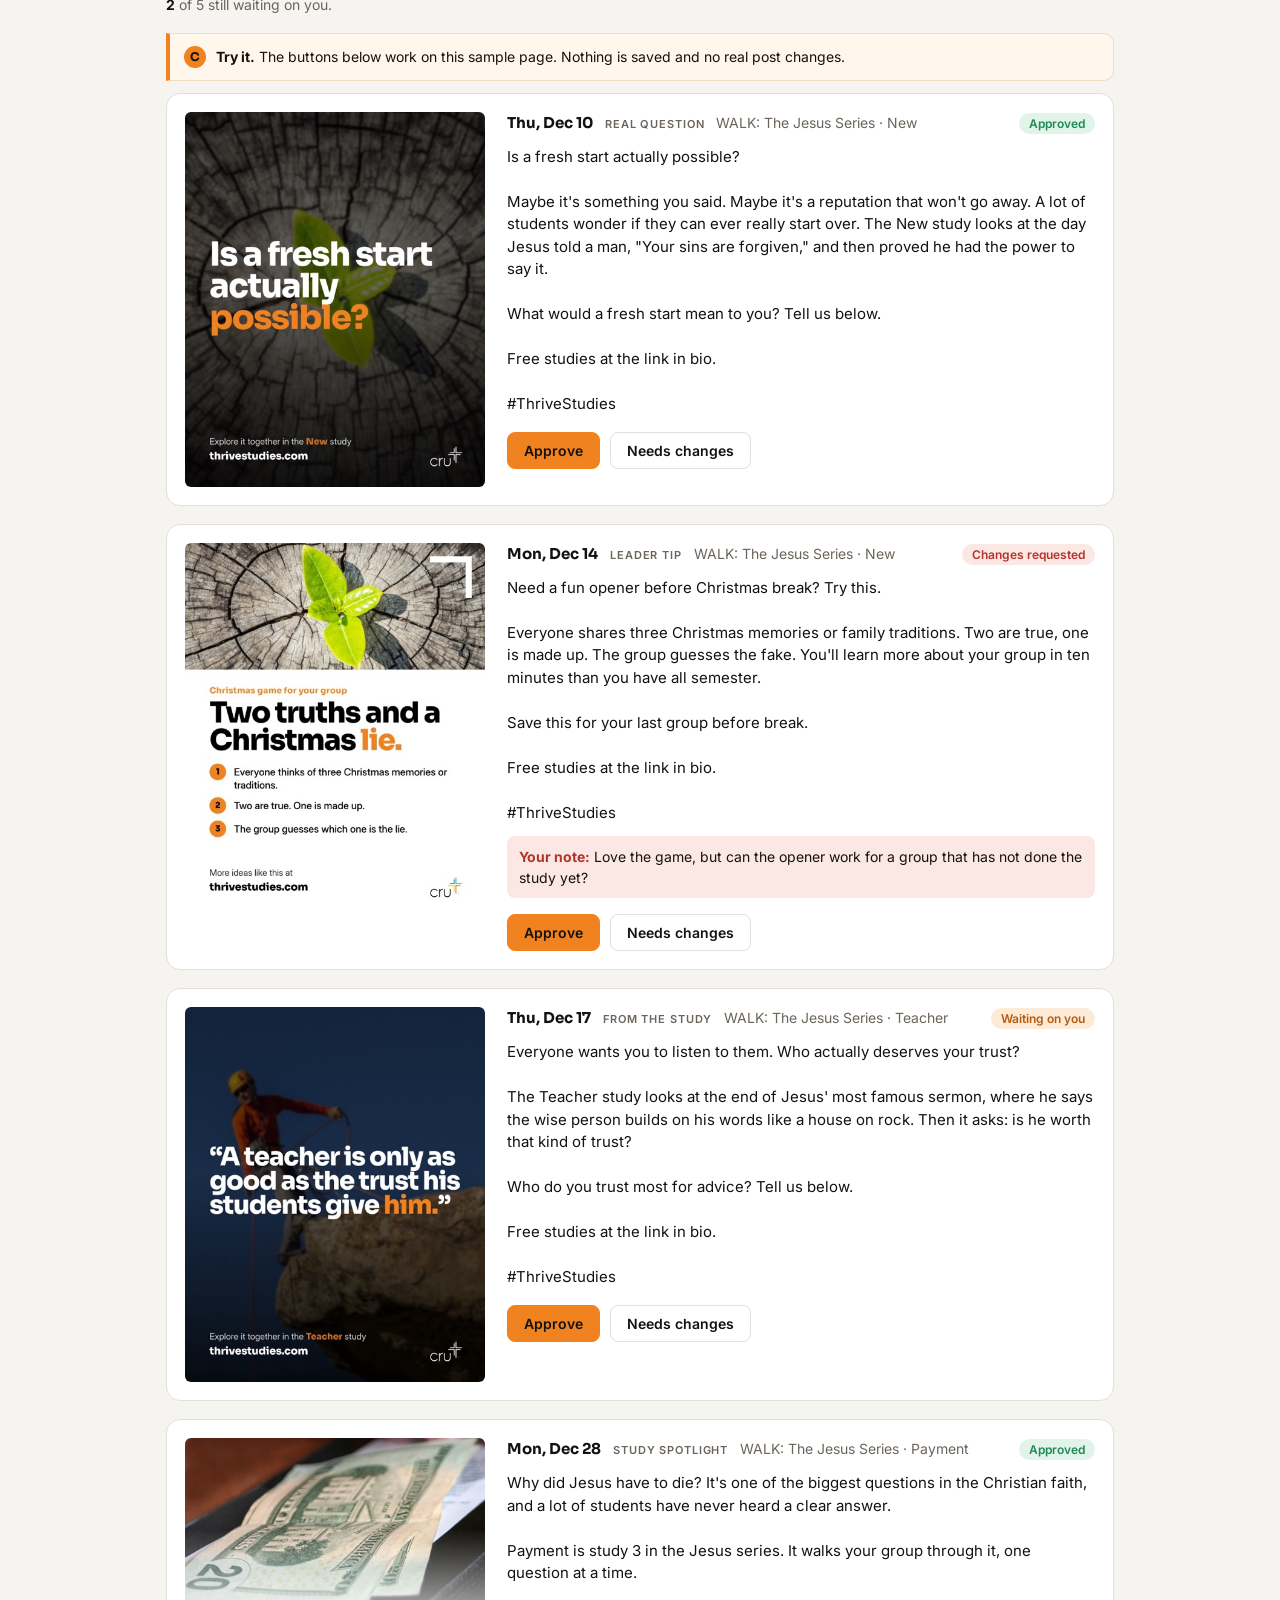
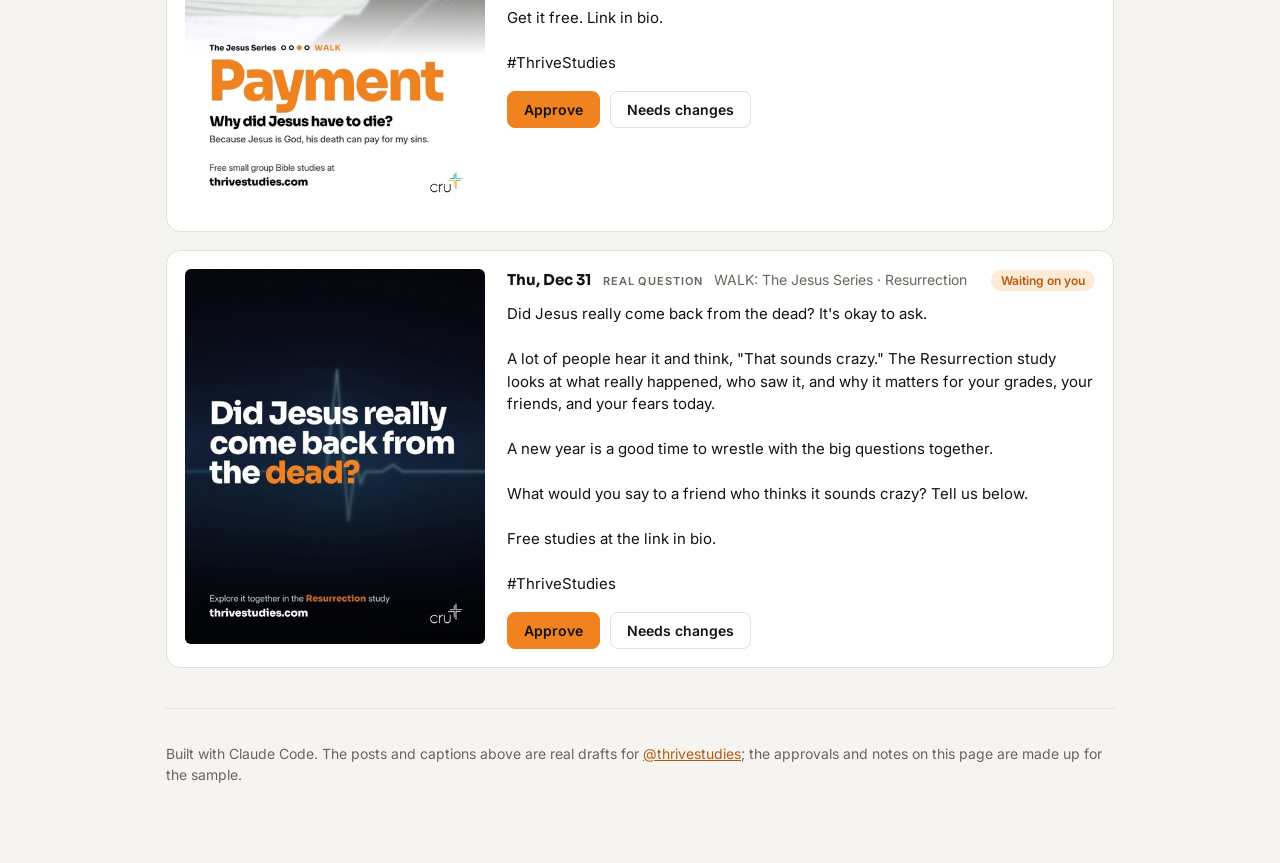
<file: thrive/index.html>
<!doctype html>
<html lang="en">
<head>
<meta charset="utf-8">
<meta name="viewport" content="width=device-width, initial-scale=1">
<title>Thrive Post Review: a walkthrough</title>
<meta name="description" content="A sample of the private page Mark uses to approve a month of Thrive Studies Instagram posts.">
<link rel="preconnect" href="https://fonts.googleapis.com">
<link rel="stylesheet" href="https://fonts.googleapis.com/css2?family=Sora:wght@600;700;800&family=Inter:wght@400;500;600&display=swap">
<style>
/* The real review page's look, rebuilt as a static sample. Nothing here talks
   to a database; the buttons only change what is on screen. */
:root {
  --bg: #F6F4F1; --surface: #FFFFFF; --fg: #141210; --muted: #6B645C; --line: #E4DFD8;
  --orange: #F08220; --orange-ink: #B85A0C; --ok: #1E8A55; --ok-bg: #E2F4EA;
  --warn: #B4332B; --warn-bg: #FBE7E4; --wait-bg: #FDEBD8; --posted-bg: #ECEAE6;
  --display: "Sora", "Avenir Next", system-ui, sans-serif;
  --body: "Inter", system-ui, -apple-system, sans-serif;
}
* { box-sizing: border-box; }
body { margin: 0; background: var(--bg); color: var(--fg); font: 400 15px/1.5 var(--body); }
.wrap { max-width: 980px; margin: 0 auto; padding: 0 16px 64px; }
a { color: var(--orange-ink); }

/* Says plainly what this is, before anything else. */
.sample-bar { background: var(--fg); color: #fff; font-size: 14px; }
.sample-bar div { max-width: 980px; margin: 0 auto; padding: 10px 16px; display: flex; flex-wrap: wrap; gap: 6px 14px; align-items: baseline; }
.sample-bar b { font-weight: 600; }
.sample-bar a { color: var(--orange); }

header { padding-top: 28px; }
header h1 { font: 800 clamp(26px, 5vw, 38px)/1.05 var(--display); letter-spacing: -0.02em; margin: 0; }
header h1 span { color: var(--orange); }
header p { color: var(--muted); margin: 8px 0 0; max-width: 62ch; }

/* The walkthrough. */
/* The explainer video, above the written steps. */
.film { margin: 26px 0 4px; }
.film video { width: 100%; display: block; border-radius: 14px; background: #141210; box-shadow: 0 18px 40px rgba(20,18,16,.16); }
.film-note { margin-top: 8px; font-size: 14px; color: var(--muted); }

.steps { display: grid; grid-template-columns: repeat(auto-fit, minmax(210px, 1fr)); gap: 14px; margin: 26px 0 8px; }
.step { background: var(--surface); border: 1px solid var(--line); border-radius: 14px; padding: 16px; }
.step-n { display: inline-flex; align-items: center; justify-content: center; width: 26px; height: 26px; border-radius: 50%; background: var(--orange); color: #141210; font: 700 14px var(--display); margin-bottom: 8px; }
.step h3 { font: 700 16px var(--display); margin: 0 0 4px; }
.step p { margin: 0; font-size: 14px; color: var(--muted); }

/* A pointer that explains the part of the page right below it. */
.hint { display: flex; gap: 10px; align-items: flex-start; margin: 30px 0 0; padding: 12px 14px; background: #fff7ec; border: 1px solid #f3dcbe; border-left: 4px solid var(--orange); border-radius: 0 10px 10px 0; font-size: 14px; }
.hint .step-n { margin: 0; flex-shrink: 0; width: 22px; height: 22px; font-size: 12px; }

.plan { margin-top: 10px; }
.plan h2, .posts-h { font: 800 22px/1.1 var(--display); margin: 0; }
.plan > p { color: var(--muted); margin: 6px 0 0; max-width: 62ch; }
.plan-grid { display: grid; grid-template-columns: repeat(auto-fill, minmax(280px, 1fr)); gap: 14px; margin-top: 14px; }
.pm { background: var(--surface); border: 1px solid var(--line); border-radius: 14px; padding: 16px; display: flex; flex-direction: column; gap: 8px; }
.pm-top { display: flex; align-items: baseline; gap: 8px; flex-wrap: wrap; }
.pm-month { font: 800 18px var(--display); }
.pm-path { font: 600 11px var(--body); letter-spacing: .08em; text-transform: uppercase; color: var(--orange-ink); }
.pm-state { margin-left: auto; font: 600 12px var(--body); padding: 2px 9px; border-radius: 999px; background: var(--posted-bg); color: var(--muted); }
.pm-state.drafted { background: var(--wait-bg); color: var(--orange-ink); }
.pm-series { font: 700 16px var(--display); }
.pm-why { font-size: 14px; color: var(--muted); }
.pm textarea { font: 400 14px var(--body); color: var(--fg); background: var(--bg); border: 1px solid var(--line); border-radius: 8px; padding: 8px 10px; min-height: 58px; resize: vertical; }

.posts-h { margin-top: 10px; }
.bar { position: sticky; top: 0; z-index: 5; background: var(--bg); border-bottom: 1px solid var(--line); display: flex; flex-wrap: wrap; gap: 8px; align-items: center; padding: 12px 0; margin-top: 14px; }
.tab { font: 600 14px var(--body); border: 1px solid var(--line); background: var(--surface); color: var(--fg); border-radius: 999px; padding: 7px 14px; cursor: pointer; }
.tab[aria-pressed="true"] { background: var(--fg); color: var(--bg); border-color: var(--fg); }
.tab .n { font-variant-numeric: tabular-nums; color: var(--orange-ink); margin-left: 6px; }
.tab[aria-pressed="true"] .n { color: var(--orange); }
.summary { margin: 16px 0 0; font-size: 14px; color: var(--muted); }
.summary b { color: var(--fg); }

.list { display: flex; flex-direction: column; gap: 18px; margin-top: 12px; }
.post { display: grid; grid-template-columns: minmax(0, 300px) minmax(0, 1fr); gap: 22px; background: var(--surface); border: 1px solid var(--line); border-radius: 14px; padding: 18px; }
.post img { width: 100%; aspect-ratio: 4 / 5; object-fit: cover; border-radius: 6px; display: block; background: var(--posted-bg); }
.meta { display: flex; flex-wrap: wrap; gap: 8px 12px; align-items: baseline; }
.date { font: 700 15px var(--display); }
.kind { font: 600 11px var(--body); letter-spacing: 0.08em; text-transform: uppercase; color: var(--muted); }
.study { color: var(--muted); font-size: 14px; }
.chip { margin-left: auto; font: 600 12px var(--body); padding: 3px 10px; border-radius: 999px; }
.chip.pending { background: var(--wait-bg); color: var(--orange-ink); }
.chip.approved { background: var(--ok-bg); color: var(--ok); }
.chip.changes { background: var(--warn-bg); color: var(--warn); }
.caption { white-space: pre-wrap; margin: 12px 0 0; overflow-wrap: anywhere; }
.note-shown { margin-top: 12px; padding: 10px 12px; background: var(--warn-bg); border-radius: 8px; font-size: 14px; }
.note-shown b { color: var(--warn); }
.actions { display: flex; flex-wrap: wrap; gap: 10px; margin-top: 16px; }
button.act { font: 600 14px var(--body); border-radius: 8px; padding: 9px 16px; cursor: pointer; border: 1px solid var(--line); background: var(--surface); color: var(--fg); }
button.act.yes { background: var(--orange); border-color: var(--orange); color: #141210; }
button:focus-visible, .tab:focus-visible, textarea:focus-visible { outline: 3px solid var(--orange); outline-offset: 2px; }

.toast { position: fixed; left: 50%; transform: translateX(-50%); bottom: 18px; background: var(--fg); color: var(--bg); padding: 10px 16px; border-radius: 999px; font-weight: 600; font-size: 14px; z-index: 20; }
.toast[hidden] { display: none; }

footer { margin-top: 40px; padding-top: 20px; border-top: 1px solid var(--line); font-size: 14px; color: var(--muted); }

@media (max-width: 640px) {
  .post { grid-template-columns: 1fr; }
  .chip { margin-left: 0; }
}
</style>
</head>
<body>

<div class="sample-bar">
  <div>
    <b>This is a sample.</b>
    <span>The real page is private. Everything here is on screen only, nothing saves.</span>
    <a href="https://projects.crutastic.com">Back to the projects hub</a>
  </div>
</div>

<div class="wrap">
  <header>
    <h1>Thrive <span>Post Review</span></h1>
    <p>Thrive Studies posts to Instagram twice a week. Claude writes the whole month, makes the images, and puts them here. Mark looks them over in one sitting. This page shows how that works.</p>
  </header>

  <div class="film">
    <video controls preload="metadata" poster="poster.jpg" playsinline>
      <source src="how-it-works.mp4" type="video/mp4">
      Your browser cannot play this video. The written steps below say the same thing.
    </video>
    <p class="film-note">49 seconds, no talking. The written version is below.</p>
  </div>

  <div class="steps">
    <div class="step"><span class="step-n">1</span><h3>Claude drafts the month</h3><p>On the 10th it picks the next series, writes eight posts, makes the images and sends an email saying they are ready.</p></div>
    <div class="step"><span class="step-n">2</span><h3>Mark reviews them here</h3><p>Every post shows its picture and its caption, in the order they will go out.</p></div>
    <div class="step"><span class="step-n">3</span><h3>Approve, or ask for a fix</h3><p>Approve the good ones. For the rest, say what to change in plain words. Claude reads the note and redoes it.</p></div>
    <div class="step"><span class="step-n">4</span><h3>Approved posts go out</h3><p>Mondays and Thursdays at 6pm Eastern, posted automatically. Nothing unapproved is ever published.</p></div>
  </div>

  <div class="hint"><span class="step-n">A</span><div><b>Steering what comes next.</b> Each month has a box. Type an idea or ask for a different series, and Claude uses it when it drafts that month. This is the only planning Mark has to do.</div></div>

  <section class="plan">
    <h2>The next six months</h2>
    <p>One study series a month. Sample months shown.</p>
    <div class="plan-grid">
      <div class="pm">
        <div class="pm-top"><span class="pm-month">January</span><span class="pm-path">Walk</span><span class="pm-state drafted">Drafted</span></div>
        <span class="pm-series">Growing With God</span>
        <span class="pm-why">Four studies, eight posts. New year, fresh start.</span>
        <textarea placeholder="Anything unique this month?">Lean into new year habits for the first two posts.</textarea>
      </div>
      <div class="pm">
        <div class="pm-top"><span class="pm-month">February</span><span class="pm-path">Walk</span><span class="pm-state">Planned</span></div>
        <span class="pm-series">Relationships</span>
        <span class="pm-why">Valentine's Day falls mid month.</span>
        <textarea placeholder="Anything unique this month?"></textarea>
      </div>
      <div class="pm">
        <div class="pm-top"><span class="pm-month">March</span><span class="pm-path">Run</span><span class="pm-state">Planned</span></div>
        <span class="pm-series">Power Up</span>
        <span class="pm-why">Easter lands at the end of the month.</span>
        <textarea placeholder="Anything unique this month?"></textarea>
      </div>
    </div>
  </section>

  <div class="hint"><span class="step-n">B</span><div><b>The month's posts.</b> Picture on the left, the exact caption that will be posted on the right. The tab counts how many are still waiting.</div></div>

  <h2 class="posts-h">Posts to review</h2>
  <nav class="bar" aria-label="Months">
    <button class="tab" type="button" aria-pressed="true">December<span class="n" id="waiting-n">2</span></button>
    <button class="tab" type="button" aria-pressed="false">January<span class="n">8</span></button>
  </nav>
  <p class="summary" id="summary"></p>

  <div class="hint" style="margin-top:18px"><span class="step-n">C</span><div><b>Try it.</b> The buttons below work on this sample page. Nothing is saved and no real post changes.</div></div>

  <div class="list" id="list">
      <article class="post" data-key="M3W1A">
        <img src="img/1a-new-question.jpg" alt="Real Question post. Photo of a small green sprout growing out of an old, cracked tree stump. Text: Is a fresh start actually possible? Explore it together in the New study. thrivestudies.com">
        <div>
          <div class="meta">
            <span class="date">Thu, Dec 10</span>
            <span class="kind">Real question</span>
            <span class="study">WALK: The Jesus Series &middot; New</span>
            <span class="chip approved">Approved</span>
          </div>
          <p class="caption">Is a fresh start actually possible?

Maybe it&#x27;s something you said. Maybe it&#x27;s a reputation that won&#x27;t go away. A lot of students wonder if they can ever really start over. The New study looks at the day Jesus told a man, &quot;Your sins are forgiven,&quot; and then proved he had the power to say it.

What would a fresh start mean to you? Tell us below.

Free studies at the link in bio.

#ThriveStudies</p>
          
          <div class="actions">
            <button class="act yes" type="button" data-do="approved">Approve</button>
            <button class="act" type="button" data-do="changes">Needs changes</button>
          </div>
        </div>
      </article>
      <article class="post" data-key="M3W1B">
        <img src="img/1b-christmas-game-tip.jpg" alt="Leader Tip post with red, green, and gold ornaments hanging in the corner. Photo of a green sprout growing from a tree stump. Text: Christmas game for your group. Two truths and a Christmas lie. 1, Everyone thinks of three Christmas memories or traditions. 2, Two are true. One is made up. 3, The group guesses which one is the lie. More ideas like this in the Idea Box at thrivestudies.com">
        <div>
          <div class="meta">
            <span class="date">Mon, Dec 14</span>
            <span class="kind">Leader tip</span>
            <span class="study">WALK: The Jesus Series &middot; New</span>
            <span class="chip changes">Changes requested</span>
          </div>
          <p class="caption">Need a fun opener before Christmas break? Try this.

Everyone shares three Christmas memories or family traditions. Two are true, one is made up. The group guesses the fake. You&#x27;ll learn more about your group in ten minutes than you have all semester.

Save this for your last group before break.

Free studies at the link in bio.

#ThriveStudies</p>
          <div class="note-shown"><b>Your note:</b> Love the game, but can the opener work for a group that has not done the study yet?</div>
          <div class="actions">
            <button class="act yes" type="button" data-do="approved">Approve</button>
            <button class="act" type="button" data-do="changes">Needs changes</button>
          </div>
        </div>
      </article>
      <article class="post" data-key="M3W2A">
        <img src="img/2a-teacher-quote.jpg" alt="From the Study post with red, green, gold, and white Christmas lights in the corner. Photo of a rock climber on a cliff against a dark sky. Text: A teacher is only as good as the trust his students give him. Explore it together in the Teacher study. thrivestudies.com">
        <div>
          <div class="meta">
            <span class="date">Thu, Dec 17</span>
            <span class="kind">From the study</span>
            <span class="study">WALK: The Jesus Series &middot; Teacher</span>
            <span class="chip pending">Waiting on you</span>
          </div>
          <p class="caption">Everyone wants you to listen to them. Who actually deserves your trust?

The Teacher study looks at the end of Jesus&#x27; most famous sermon, where he says the wise person builds on his words like a house on rock. Then it asks: is he worth that kind of trust?

Who do you trust most for advice? Tell us below.

Free studies at the link in bio.

#ThriveStudies</p>
          
          <div class="actions">
            <button class="act yes" type="button" data-do="approved">Approve</button>
            <button class="act" type="button" data-do="changes">Needs changes</button>
          </div>
        </div>
      </article>
      <article class="post" data-key="M3W3B">
        <img src="img/3b-payment-spotlight.jpg" alt="Study Spotlight post with New Year&#x27;s confetti in the corner. Photo of a bill tucked into a check folder, fading into white. Text: The Jesus Series, WALK, study 3 of 4. Payment. Why did Jesus have to die? Because Jesus is God, his death can pay for my sins. Free small group Bible studies at thrivestudies.com">
        <div>
          <div class="meta">
            <span class="date">Mon, Dec 28</span>
            <span class="kind">Study spotlight</span>
            <span class="study">WALK: The Jesus Series &middot; Payment</span>
            <span class="chip approved">Approved</span>
          </div>
          <p class="caption">Why did Jesus have to die? It&#x27;s one of the biggest questions in the Christian faith, and a lot of students have never heard a clear answer.

Payment is study 3 in the Jesus series. It walks your group through it, one question at a time.

Get it free. Link in bio.

#ThriveStudies</p>
          
          <div class="actions">
            <button class="act yes" type="button" data-do="approved">Approve</button>
            <button class="act" type="button" data-do="changes">Needs changes</button>
          </div>
        </div>
      </article>
      <article class="post" data-key="M3W4A">
        <img src="img/4a-resurrection-question.jpg" alt="Real Question post with a round &quot;Happy New Year 2027&quot; badge in the corner. Photo of a glowing heartbeat line on a dark blue background. Text: Did Jesus really come back from the dead? Explore it together in the Resurrection study. thrivestudies.com">
        <div>
          <div class="meta">
            <span class="date">Thu, Dec 31</span>
            <span class="kind">Real question</span>
            <span class="study">WALK: The Jesus Series &middot; Resurrection</span>
            <span class="chip pending">Waiting on you</span>
          </div>
          <p class="caption">Did Jesus really come back from the dead? It&#x27;s okay to ask.

A lot of people hear it and think, &quot;That sounds crazy.&quot; The Resurrection study looks at what really happened, who saw it, and why it matters for your grades, your friends, and your fears today.

A new year is a good time to wrestle with the big questions together.

What would you say to a friend who thinks it sounds crazy? Tell us below.

Free studies at the link in bio.

#ThriveStudies</p>
          
          <div class="actions">
            <button class="act yes" type="button" data-do="approved">Approve</button>
            <button class="act" type="button" data-do="changes">Needs changes</button>
          </div>
        </div>
      </article>
  </div>

  <footer>
    <p>Built with Claude Code. The posts and captions above are real drafts for <a href="https://www.instagram.com/thrivestudies/" target="_blank" rel="noopener">@thrivestudies</a>; the approvals and notes on this page are made up for the sample.</p>
  </footer>
</div>

<div class="toast" id="toast" hidden></div>

<script>
(function () {
  'use strict';
  var LABEL = { approved: 'Approved', changes: 'Changes requested', pending: 'Waiting on you' };
  var toast = document.getElementById('toast');
  var hideTimer = null;

  function say(text) {
    toast.textContent = text;
    toast.hidden = false;
    clearTimeout(hideTimer);
    hideTimer = setTimeout(function () { toast.hidden = true; }, 2600);
  }

  function count() {
    var waiting = document.querySelectorAll('.chip.pending').length;
    document.getElementById('waiting-n').textContent = waiting;
    document.getElementById('summary').innerHTML = waiting
      ? '<b>' + waiting + '</b> of 5 still waiting on you.'
      : '<b>All caught up.</b> Everything here has an answer.';
  }

  document.addEventListener('click', function (e) {
    var btn = e.target.closest('[data-do]');
    if (!btn) return;
    var card = btn.closest('.post');
    var want = btn.getAttribute('data-do');
    var chip = card.querySelector('.chip');

    chip.className = 'chip ' + want;
    chip.textContent = LABEL[want];

    if (want === 'changes') {
      var existing = card.querySelector('.note-shown');
      if (!existing) {
        var box = document.createElement('div');
        box.className = 'note-shown';
        box.innerHTML = '<b>On the real page:</b> a box opens here for you to type what to fix. Claude reads it and redoes the post.';
        card.querySelector('.caption').after(box);
      }
      say('Marked for changes. Sample only, nothing saved.');
    } else {
      say('Approved. Sample only, nothing saved.');
    }
    count();
  });

  count();
})();
</script>
</body>
</html>
</file>
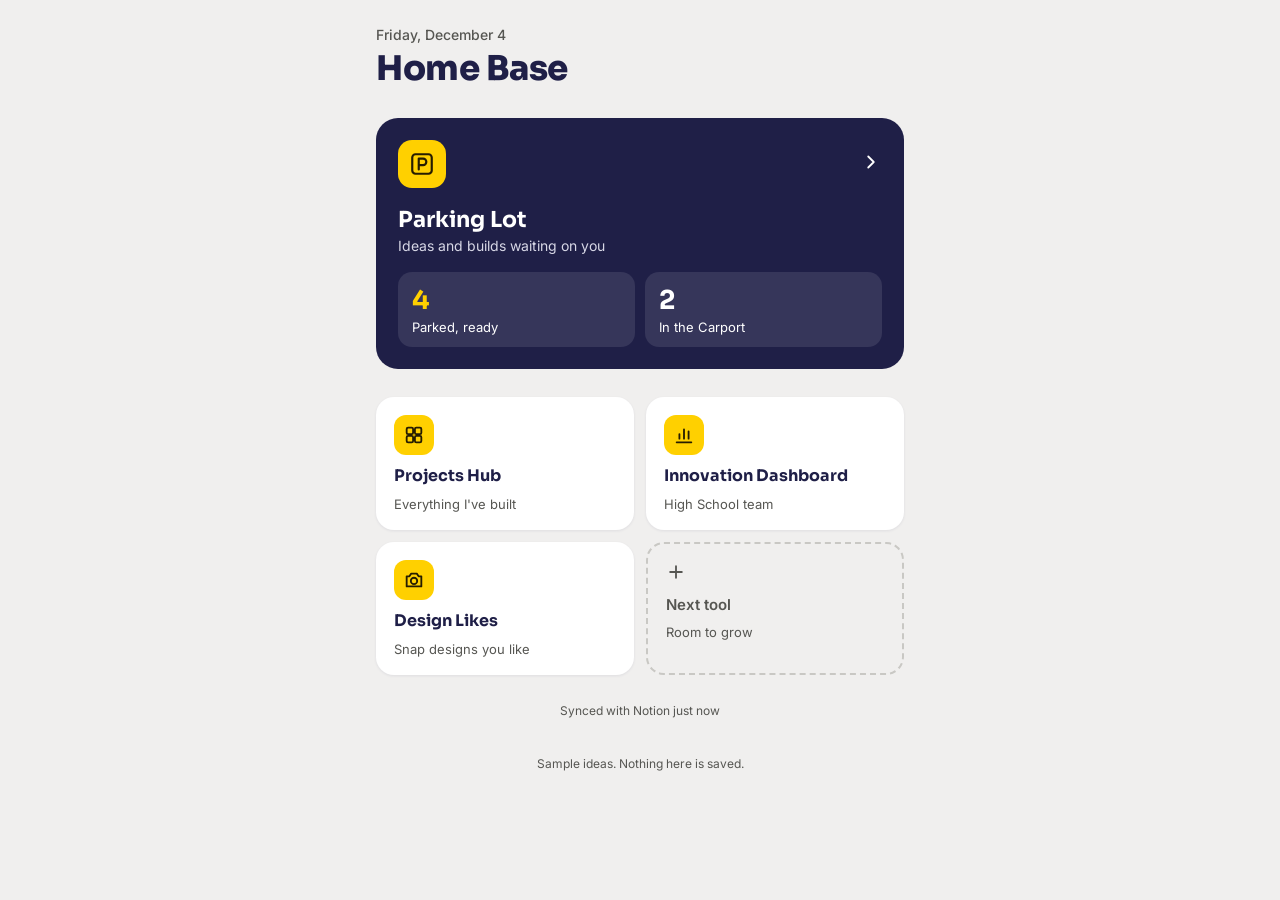
<file: homebase/demo.html>
<!doctype html>
<html lang="en">
<head>
<meta charset="utf-8">
<meta name="viewport" content="width=device-width, initial-scale=1">
<title>Home Base demo</title>
<link rel="preconnect" href="https://fonts.googleapis.com">
<link href="https://fonts.googleapis.com/css2?family=Inter:wght@400;500;600;700&family=Sora:wght@600;700;800&display=swap" rel="stylesheet">
<link rel="stylesheet" href="app.css">
<style>
  /* The demo runs in a frame of its own, so the app's stylesheet applies
     exactly as it does in the real app and cannot touch the page around it.
     Only the few things below differ: no safe area insets to honour, and the
     frame is already phone shaped. */
  main { min-height: 0; padding: 20px 16px 28px; }
  .home { padding-top: 26px; }
  body { background: var(--ground); }
  .demo-note { margin: 10px 0 0; font-size: 12px; color: var(--muted); text-align: center; }
</style>
</head>
<body>
<main id="app"></main>
<script>
/* A standing-still copy of Home Base, with made-up ideas.

   The real app reads and writes Mark's Notion. Nothing here talks to
   anything: the screens are built from the list below and tapping only
   changes what is on screen. The markup matches the real app's, so the
   stylesheet it borrows renders it the same way.
*/
var ITEMS = [
  { id: 'a', name: 'Sign-up sheet that texts reminders', status: 'Parked', type: 'App',
    next: 'Sketch the two screens',
    summary: 'Leaders keep forgetting the week they signed up for. A sheet that sends a text two days before would fix most of it.' },
  { id: 'b', name: 'One page for every retreat packing list', status: 'Parked', type: 'Website',
    next: 'Collect the three lists we already have',
    summary: 'Every trip rebuilds the same list from scratch. Put them in one place and let leaders copy one.' },
  { id: 'c', name: 'Turn the welcome email into a short video', status: 'Building', type: 'Content',
    next: 'Write the 30 second script',
    summary: 'Nobody reads the email. A short video would land better with students.' },
  { id: 'd', name: 'Name badges that print from the sign-up list', status: 'Parked', type: 'Tool',
    next: '',
    summary: 'Hand writing badges at the door costs us the first twenty minutes of every event.' },
  { id: 'e', name: 'A better way to hand off a student to a local church', status: 'Carport', type: null,
    next: 'Talk it through in the car',
    summary: 'This one is still fuzzy. Something about the gap between the last meeting and the first Sunday.' },
  { id: 'f', name: 'Ask leaders what they actually use', status: 'Carport', type: 'Other',
    next: '',
    summary: 'Half of what we make might never get opened. Worth finding out before building more.' },
  { id: 'g', name: 'Shared folder for event photos', status: 'Built', type: 'Tool',
    next: '', summary: 'Done. One folder per event, link in the leader email.' }
];

var icon = {
  back: '<svg width="22" height="22" viewBox="0 0 24 24" fill="none" stroke="currentColor" stroke-width="2" stroke-linecap="round" stroke-linejoin="round" aria-hidden="true"><path d="M15 6l-6 6 6 6"/></svg>',
  chevron: '<svg width="22" height="22" viewBox="0 0 24 24" fill="none" stroke="#fff" stroke-width="2" stroke-linecap="round" stroke-linejoin="round" aria-hidden="true"><path d="M9 6l6 6-6 6"/></svg>',
  park: function (c) { return '<svg width="26" height="26" viewBox="0 0 24 24" fill="none" stroke="' + c + '" stroke-width="2" stroke-linecap="round" stroke-linejoin="round" aria-hidden="true"><rect x="3" y="3" width="18" height="18" rx="3"/><path d="M9 17V7h4a3 3 0 0 1 0 6H9"/></svg>'; },
  plus: function (c) { return '<svg width="20" height="20" viewBox="0 0 24 24" fill="none" stroke="' + c + '" stroke-width="2.2" stroke-linecap="round" aria-hidden="true"><path d="M12 5v14M5 12h14"/></svg>'; },
  grid: function (c) { return '<svg width="22" height="22" viewBox="0 0 24 24" fill="none" stroke="' + c + '" stroke-width="2" stroke-linejoin="round" aria-hidden="true"><rect x="4" y="4" width="7" height="7" rx="1.5"/><rect x="13" y="4" width="7" height="7" rx="1.5"/><rect x="4" y="13" width="7" height="7" rx="1.5"/><rect x="13" y="13" width="7" height="7" rx="1.5"/></svg>'; },
  chart: function (c) { return '<svg width="22" height="22" viewBox="0 0 24 24" fill="none" stroke="' + c + '" stroke-width="2" stroke-linecap="round" aria-hidden="true"><path d="M4 20h16M7 16v-5M12 16V6M17 16v-8"/></svg>'; },
  camera: function (c) { return '<svg width="22" height="22" viewBox="0 0 24 24" fill="none" stroke="' + c + '" stroke-width="2" stroke-linecap="round" stroke-linejoin="round" aria-hidden="true"><path d="M4 8h3l2-3h6l2 3h3v11H4z"/><circle cx="12" cy="13" r="3.5"/></svg>'; },
};

var app = document.getElementById('app');
var view = { screen: 'home', tab: 'lot', item: null };
var esc = function (s) { return String(s == null ? '' : s).replace(/[&<>"]/g, function (c) {
  return ({ '&': '&amp;', '<': '&lt;', '>': '&gt;', '"': '&quot;' })[c]; }); };
var LOT = ['Parked', 'Building'];

function rowHTML(it, carport) {
  var next = it.next
    ? '<span class="next">' + esc(it.next) + '</span>'
    : '<span class="next none">No next step yet</span>';
  return '<div class="row">' +
    '<div class="front">' +
      '<button class="circle" aria-label="Mark ' + esc(it.name) + ' built"><span></span></button>' +
      '<button class="main" data-open="' + it.id + '">' +
        '<span class="title">' + esc(it.name) +
          (it.status === 'Building' ? '<span class="building">Building</span>' : '') + '</span>' +
        next +
      '</button>' +
      (!carport && it.type ? '<span class="chip t-' + esc(it.type) + '">' + esc(it.type) + '</span>' : '') +
    '</div></div>';
}

function screenHome() {
  var lot = ITEMS.filter(function (i) { return LOT.indexOf(i.status) >= 0; }).length;
  var car = ITEMS.filter(function (i) { return i.status === 'Carport'; }).length;
  var day = new Date().toLocaleDateString('en-US', { weekday: 'long', month: 'long', day: 'numeric' });
  return '<main class="home">' +
    '<header><p class="date">' + day + '</p><h1>Home Base</h1></header>' +
    '<a class="lot-card" data-go="lot" href="#">' +
      '<div class="top"><div class="badge">' + icon.park('#261d00') + '</div><span>' + icon.chevron + '</span></div>' +
      '<div style="display:flex;flex-direction:column;gap:4px">' +
        '<span class="name">Parking Lot</span>' +
        '<span class="sub">Ideas and builds waiting on you</span></div>' +
      '<div class="counts">' +
        '<div><b class="hi">' + lot + '</b><span>Parked, ready</span></div>' +
        '<div><b>' + car + '</b><span>In the Carport</span></div></div></a>' +
    '<div class="tiles">' +
      '<a class="tile" href="https://projects.crutastic.com" target="_blank" rel="noopener"><span class="badge">' + icon.grid('#261d00') + '</span><b>Projects Hub</b><span>Everything I\'ve built</span></a>' +
      '<span class="tile"><span class="badge">' + icon.chart('#261d00') + '</span><b>Innovation Dashboard</b><span>High School team</span></span>' +
      '<span class="tile"><span class="badge">' + icon.camera('#261d00') + '</span><b>Design Likes</b><span>Snap designs you like</span></span>' +
      '<div class="tile-empty"><span>' + icon.plus('#565652') + '</span><b>Next tool</b><span>Room to grow</span></div>' +
    '</div>' +
    '<p class="sync">Synced with Notion just now</p>' +
    '<p class="demo-note">Sample ideas. Nothing here is saved.</p>' +
  '</main>';
}

function screenList() {
  var carport = view.tab === 'car';
  var items = ITEMS.filter(function (i) {
    return carport ? i.status === 'Carport' : LOT.indexOf(i.status) >= 0; });
  return '<main>' +
    '<div class="bar"><button class="back" data-go="home">' + icon.back + 'Home</button></div>' +
    '<div class="title-row"><h1>' + (carport ? 'Carport' : 'Parking Lot') + '</h1>' +
      '<button class="add-top">' + icon.plus('#261d00') + 'Add</button></div>' +
    '<div class="tabs" role="tablist">' +
      '<button role="tab" data-tab="lot" aria-selected="' + (!carport) + '">Parking Lot</button>' +
      '<button role="tab" data-tab="car" aria-selected="' + carport + '">Carport</button>' +
    '</div>' +
    '<div class="list">' + items.map(function (i) { return rowHTML(i, carport); }).join('') + '</div>' +
    '<p class="hint">' + (carport
      ? 'Half formed ideas. Talk them through, then park the ones worth building.'
      : 'Tap the circle when something is built. Swipe a row for Delete.') + '</p>' +
    '<p class="demo-note">Sample ideas. Nothing here is saved.</p>' +
  '</main>';
}

function screenDetail() {
  var it = ITEMS.filter(function (i) { return i.id === view.item; })[0];
  return '<main class="detail">' +
    '<div class="bar"><button class="back" data-go="back">' + icon.back +
      (view.tab === 'car' ? 'Carport' : 'Parking Lot') + '</button></div>' +
    '<div class="chips">' +
      '<span class="chip s-' + esc(it.status) + '">' + esc(it.status) + '</span>' +
      (it.type ? '<span class="chip t-' + esc(it.type) + '">' + esc(it.type) + '</span>' : '') +
      '<span class="when">Parked Oct 28</span></div>' +
    '<h1>' + esc(it.name) + '</h1>' +
    '<div class="next-box"><div class="lab"><label>Next step</label></div>' +
      '<input value="' + esc(it.next) + '" placeholder="What is the next thing?" readonly></div>' +
    '<div class="body"><div class="sec"><h2>Summary</h2><p>' + esc(it.summary) + '</p></div></div>' +
    '<p class="demo-note">Sample idea. Typing here would save to Notion in the real app.</p>' +
  '</main>';
}

function render() {
  app.outerHTML = view.screen === 'home' ? screenHome()
    : view.screen === 'list' ? screenList() : screenDetail();
  app = document.querySelector('main');
  app.id = 'app';
}

document.addEventListener('click', function (e) {
  var go = e.target.closest('[data-go]');
  if (go) {
    e.preventDefault();
    var to = go.dataset.go;
    if (to === 'home') view.screen = 'home';
    else if (to === 'lot') { view.screen = 'list'; view.tab = 'lot'; }
    else if (to === 'back') view.screen = 'list';
    render(); return;
  }
  var tab = e.target.closest('[data-tab]');
  if (tab) { view.tab = tab.dataset.tab; render(); return; }
  var open = e.target.closest('[data-open]');
  if (open) { view.item = open.dataset.open; view.screen = 'detail'; render(); return; }
  var circle = e.target.closest('.circle');
  if (circle) { circle.classList.toggle('done'); return; }
});

/* The hash picks the opening screen. The demo is embedded in a frame on the
   page around it, and the film's phone shots are taken by loading these
   straight, so each screen needs an address of its own. */
function fromHash() {
  var h = (location.hash || '').replace('#', '');
  if (h === 'lot' || h === 'car') { view.screen = 'list'; view.tab = h; }
  else if (h.indexOf('item-') === 0) {
    var id = h.slice(5);
    if (ITEMS.some(function (i) { return i.id === id; })) { view.screen = 'detail'; view.item = id; }
  } else view.screen = 'home';
}
fromHash();
addEventListener('hashchange', function () { fromHash(); render(); });

render();
</script>
</body>
</html>
</file>
